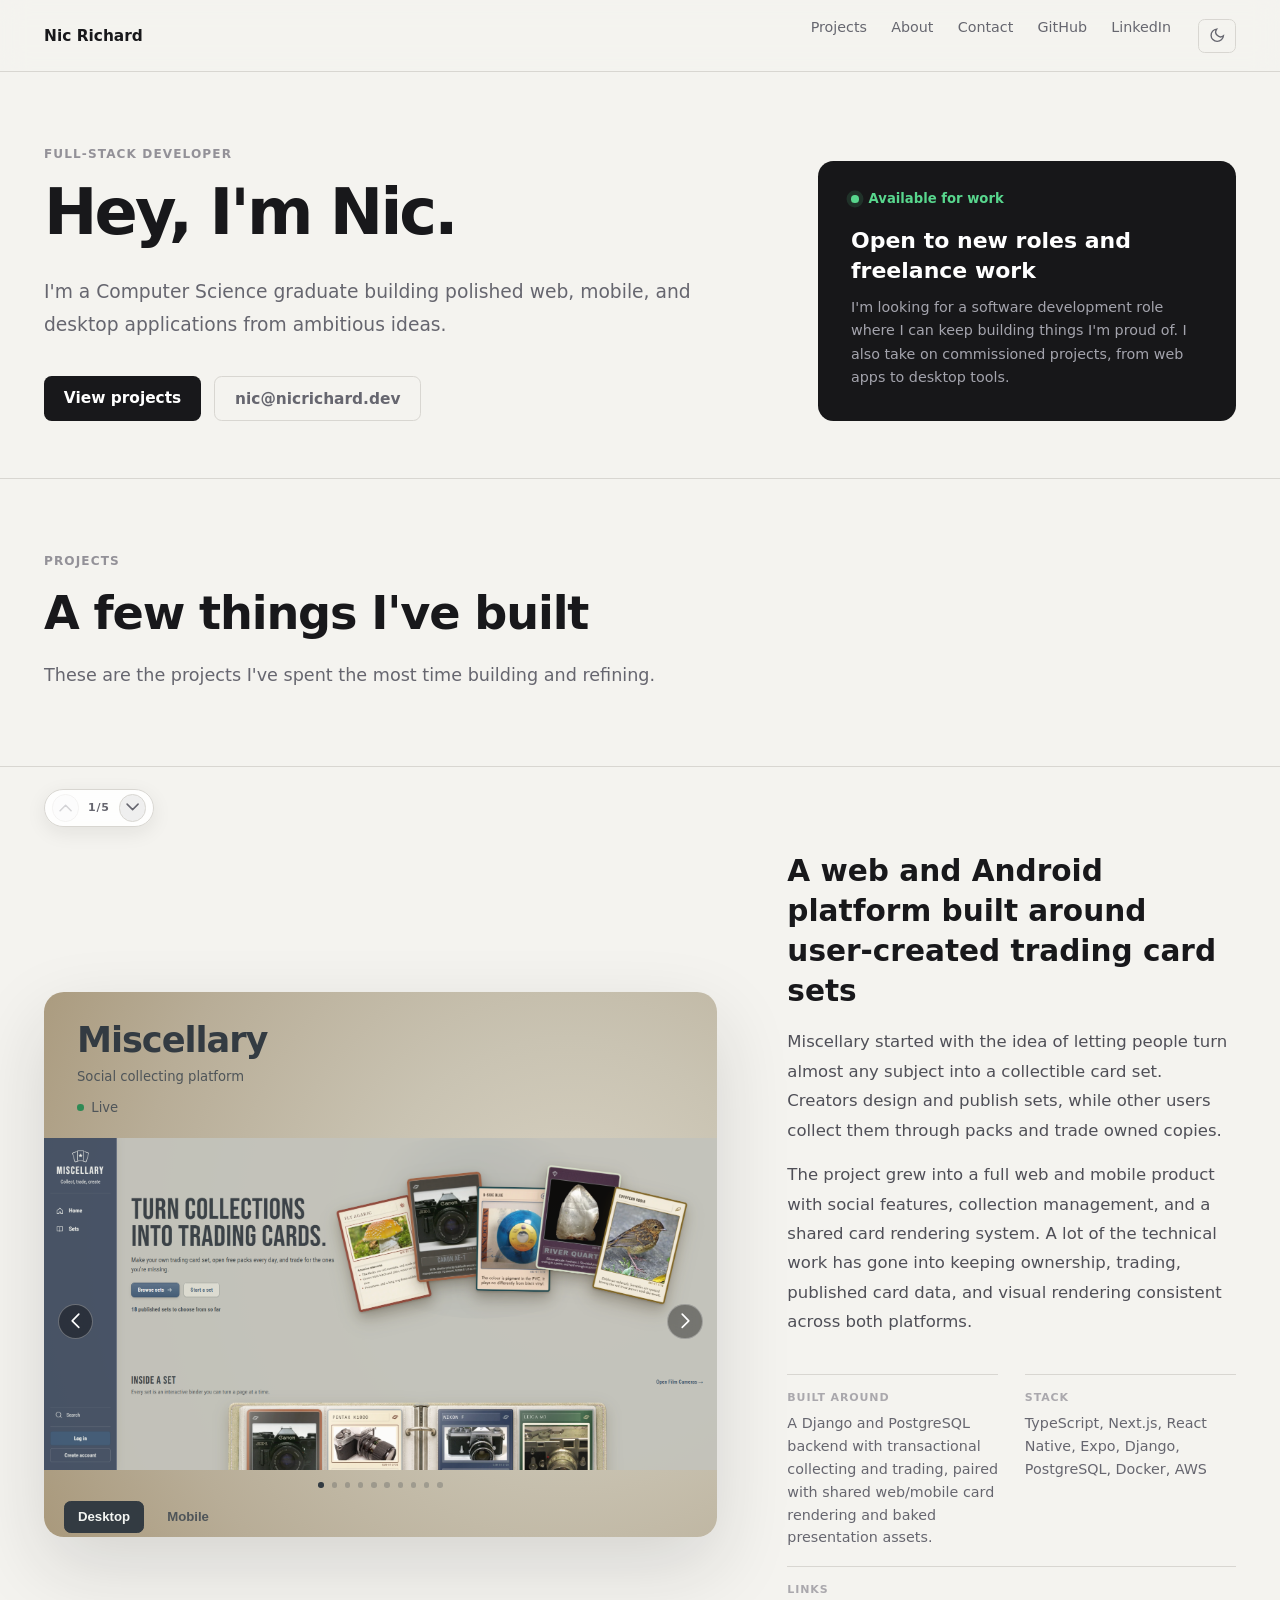
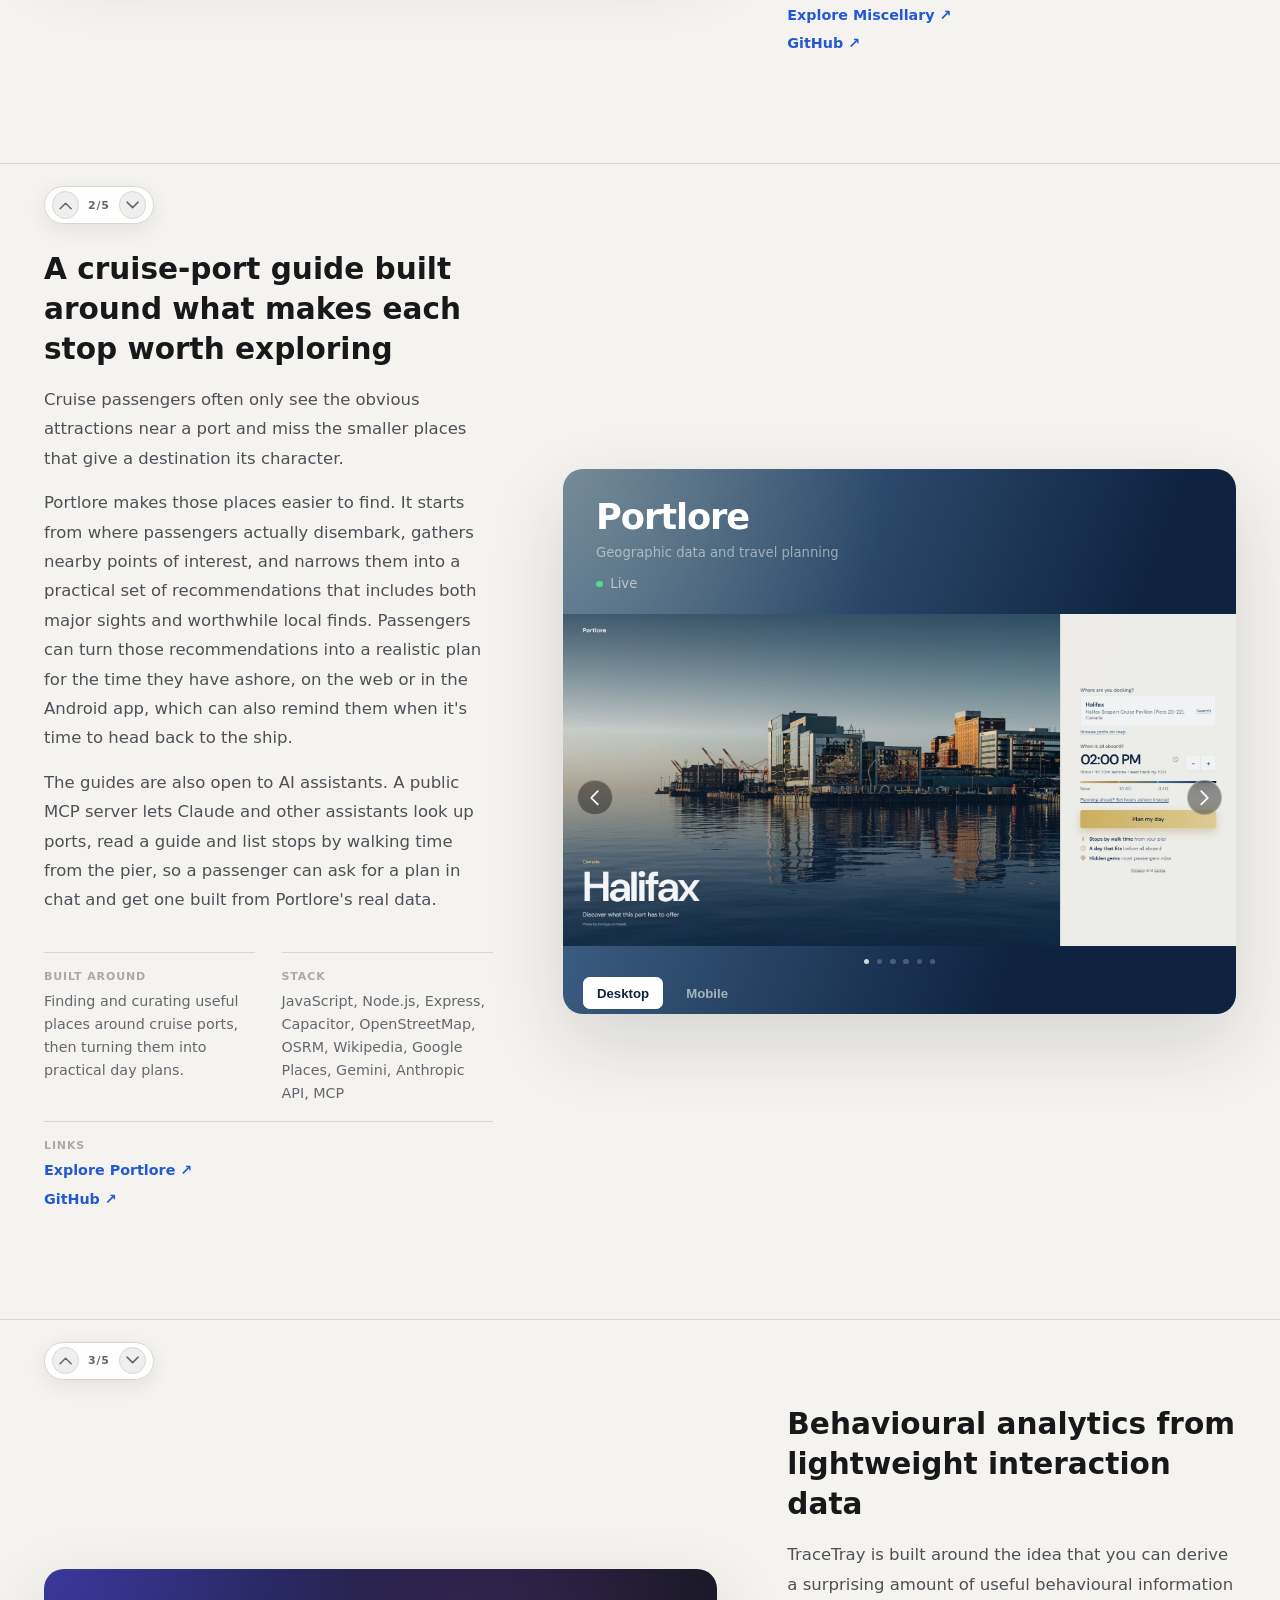
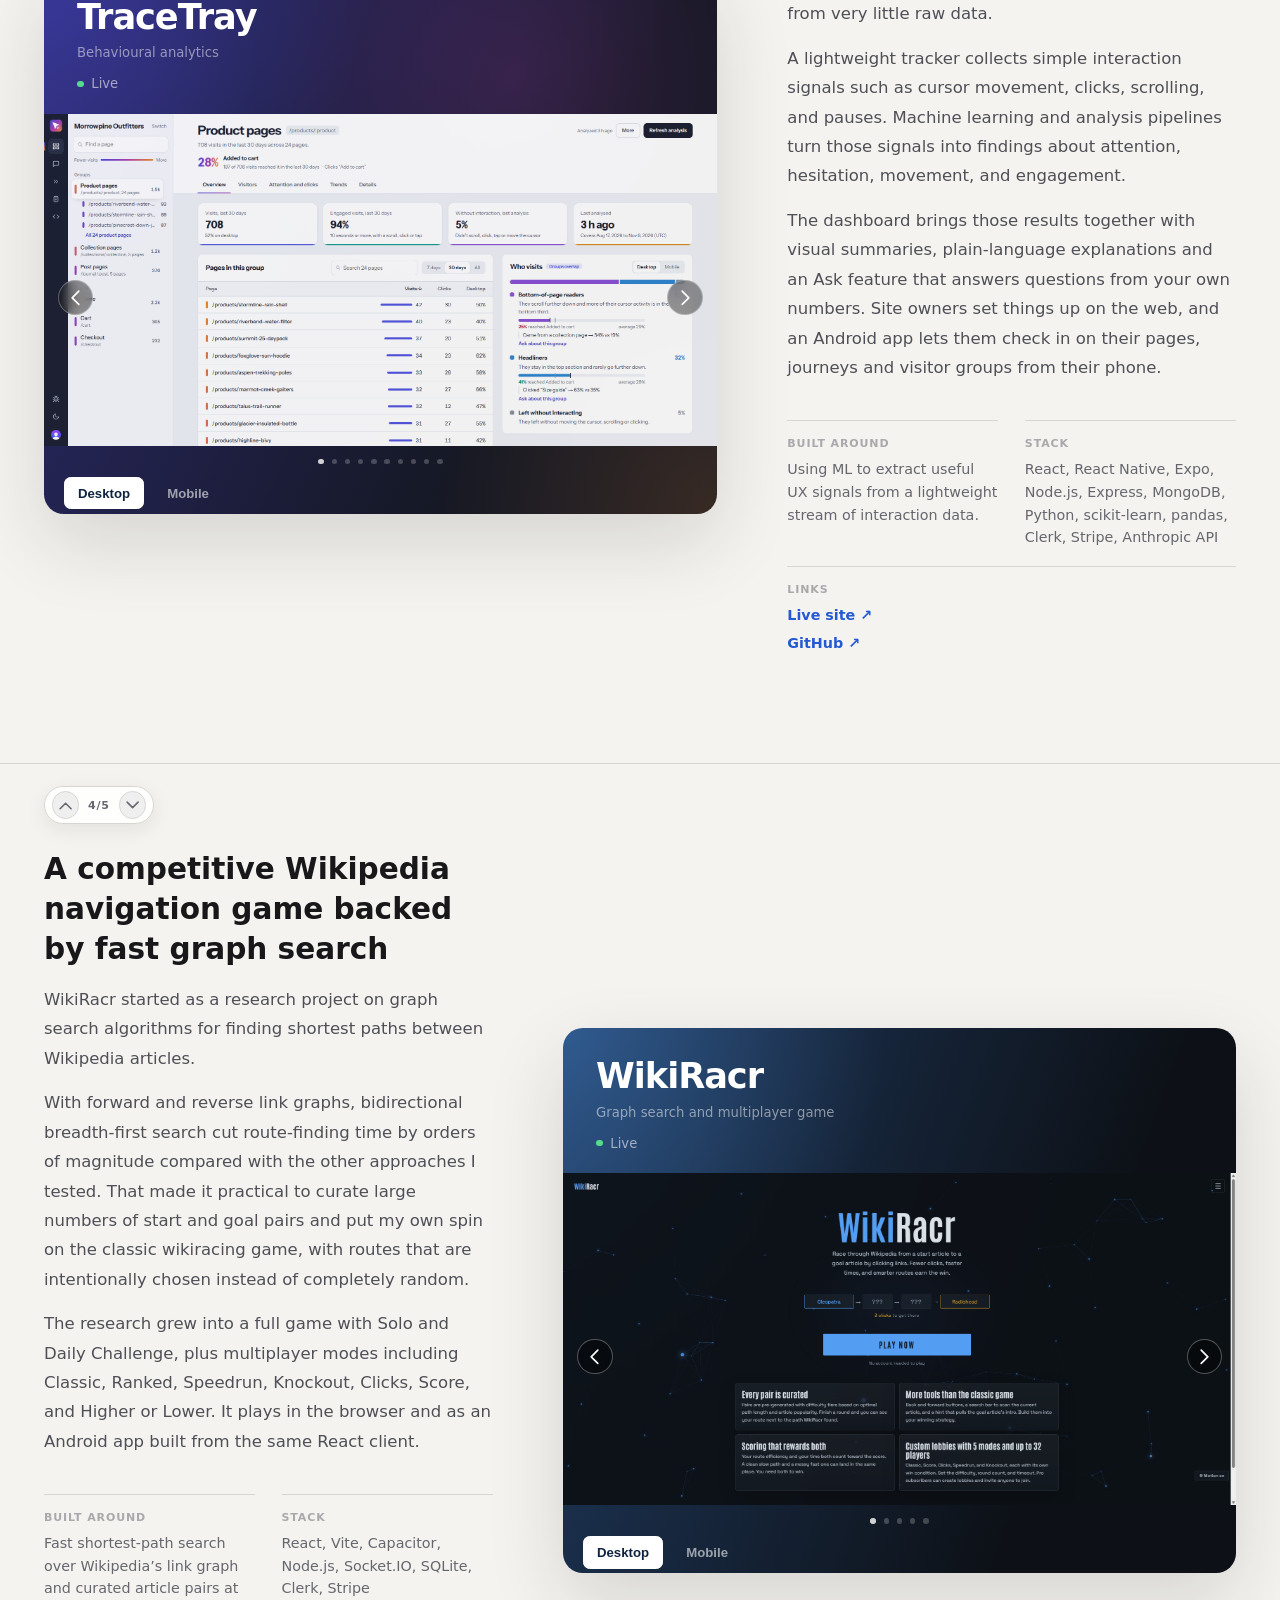
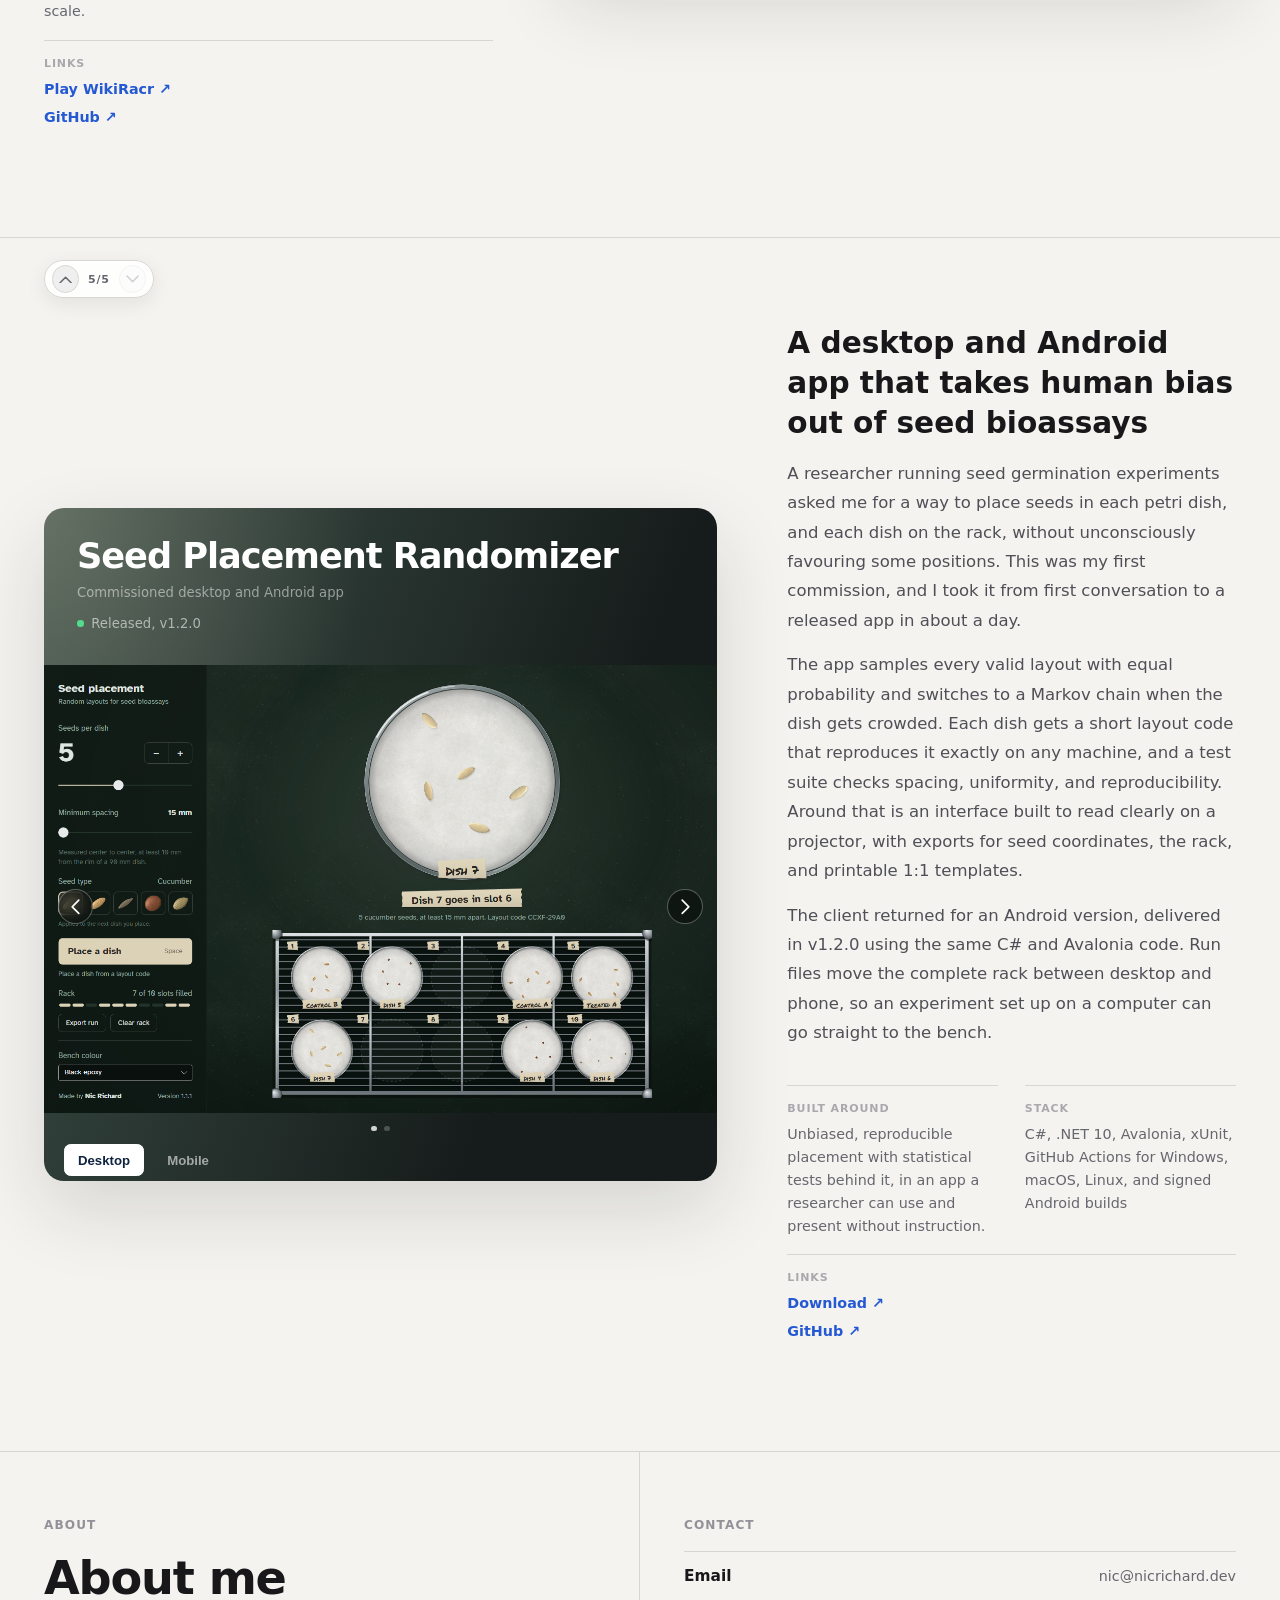
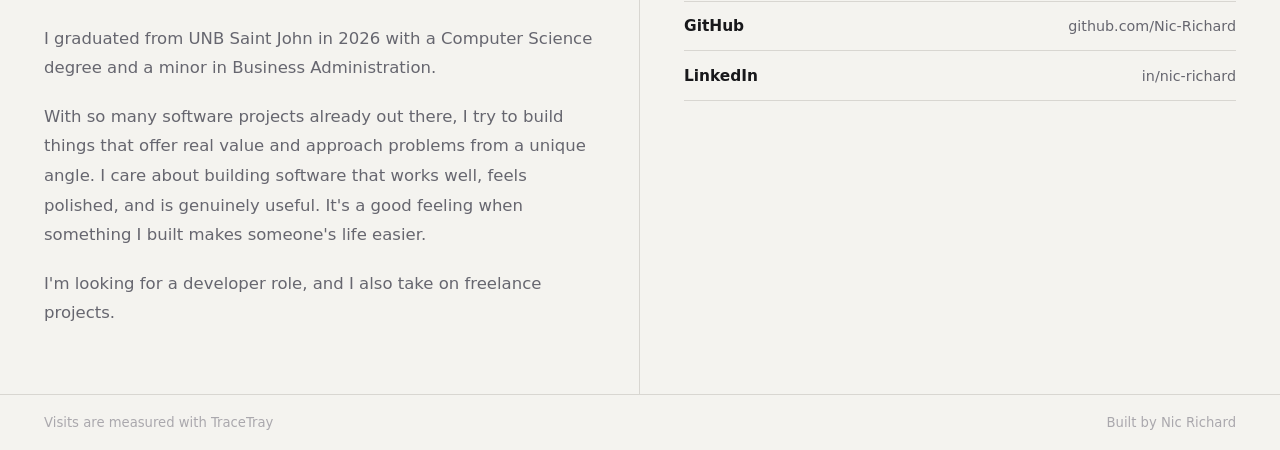
<file: index.html>
<!doctype html>

<html lang="en">
  <head>
    <meta charset="utf-8" />
    <meta
      content="N8cBSR7CQznyfM3IMFFY9OEOwfHjRQLPcI0_IcNUXzM"
      name="google-site-verification"
    />
    <meta content="width=device-width, initial-scale=1.0" name="viewport" />
    <meta
      content="Nic Richard is a full-stack developer whose projects include Miscellary, TraceTray, WikiRacr, Portlore, and Seed Placement Randomizer."
      name="description"
    />
    <meta content="Nic Richard" name="author" />
    <meta content="#f4f3ef" id="theme-color" name="theme-color" />
    <meta content="website" property="og:type" />
    <meta content="Nic Richard | Full-Stack Developer" property="og:title" />
    <meta
      content="Portfolio of Nic Richard, a full-stack developer building web, mobile, and desktop applications."
      property="og:description"
    />
    <meta content="https://nicrichard.dev/" property="og:url" />
    <meta content="Nic Richard" property="og:site_name" />
    <meta content="en_CA" property="og:locale" />
    <meta
      content="https://nicrichard.dev/assets/images/og-image.png"
      property="og:image"
    />
    <meta content="1200" property="og:image:width" />
    <meta content="630" property="og:image:height" />
    <meta
      content="Portlore, Miscellary, TraceTray and WikiRacr"
      property="og:image:alt"
    />
    <meta content="summary_large_image" name="twitter:card" />
    <meta content="Nic Richard | Full-Stack Developer" name="twitter:title" />
    <meta
      content="Portfolio of Nic Richard, a full-stack developer building web, mobile, and desktop applications."
      name="twitter:description"
    />
    <meta
      content="https://nicrichard.dev/assets/images/og-image.png"
      name="twitter:image"
    />
    <meta
      content="Portlore, Miscellary, TraceTray and WikiRacr"
      name="twitter:image:alt"
    />
    <link href="https://nicrichard.dev/" rel="canonical" />
    <link href="/favicon.svg" rel="icon" type="image/svg+xml" />
    <script>
      (function () {
        const savedTheme = localStorage.getItem("portfolio-theme");
        let useDark = true;

        if (savedTheme === "light" || savedTheme === "dark") {
          useDark = savedTheme === "dark";
        } else if (window.matchMedia) {
          useDark = window.matchMedia("(prefers-color-scheme: dark)").matches;
        }

        document.documentElement.classList.toggle("dark", useDark);
      })();
    </script>
    <link href="assets/css/styles.css?v=f88d2a933a72" rel="stylesheet" />
    <title>Nic Richard | Full-Stack Developer</title>
    <script type="application/ld+json">
      {
        "@context": "https://schema.org",
        "@type": "Person",
        "name": "Nic Richard",
        "url": "https://nicrichard.dev",
        "email": "mailto:nic@nicrichard.dev",
        "jobTitle": "Full-Stack Developer",
        "sameAs": [
          "https://github.com/Nic-Richard",
          "https://www.linkedin.com/in/nic-richard/",
          "https://miscellary.com",
          "https://wikiracr.com",
          "https://tracetray.com",
          "https://portlore.com"
        ]
      }
    </script>
  </head>
  <body class="portfolio-layout">
    <header class="site-header">
      <a class="site-name" href="#top">Nic Richard</a>
      <nav aria-label="Main navigation">
        <a href="#projects">Projects</a>
        <a href="#about">About</a>
        <a href="#contact">Contact</a>
        <a href="https://github.com/Nic-Richard" rel="noopener" target="_blank"
          >GitHub</a
        >
        <a
          href="https://www.linkedin.com/in/nic-richard/"
          rel="noopener"
          target="_blank"
          >LinkedIn</a
        >
        <button
          aria-label="Switch to dark mode"
          class="theme-toggle"
          id="theme-toggle"
          title="Toggle dark mode"
          type="button"
        >
          <svg
            aria-hidden="true"
            fill="none"
            height="15"
            id="theme-icon"
            stroke="currentColor"
            stroke-width="2"
            viewbox="0 0 24 24"
            width="15"
          >
            <path d="M21 12.79A9 9 0 1111.21 3 7 7 0 0021 12.79z"></path>
          </svg>
        </button>
      </nav>
    </header>
    <main id="top">
      <section class="intro">
        <div>
          <p class="eyebrow">Full-stack developer</p>
          <h1>Hey, I'm Nic.</h1>
          <p class="intro-copy">
            I'm a Computer Science graduate building polished web, mobile, and
            desktop applications from ambitious ideas.
          </p>
          <div class="intro-actions">
            <a
              class="button primary"
              data-project-jump="miscellary"
              href="#miscellary"
              >View projects</a
            >
            <a class="button secondary" href="mailto:nic@nicrichard.dev"
              >nic@nicrichard.dev</a
            >
          </div>
        </div>
        <aside class="availability-card">
          <div class="availability-status"><span></span>Available for work</div>
          <h2>Open to new roles and freelance work</h2>
          <p>
            I'm looking for a software development role where I can keep
            building things I'm proud of. I also take on commissioned projects,
            from web apps to desktop tools.
          </p>
        </aside>
      </section>
      <section class="project-intro" id="projects">
        <p class="eyebrow">Projects</p>
        <h2>A few things I've built</h2>
        <p>
          These are the projects I've spent the most time building and refining.
        </p>
      </section>
      <article class="project device-project" id="miscellary">
        <div aria-label="Miscellary project navigation" class="project-nav">
          <button
            aria-label="Previous project"
            class="project-nav-button"
            disabled=""
            type="button"
          >
            <svg
              aria-hidden="true"
              fill="none"
              height="8"
              viewbox="0 0 12 8"
              width="12"
            >
              <path
                d="M1 7L6 2L11 7"
                stroke="currentColor"
                stroke-linecap="round"
                stroke-linejoin="round"
                stroke-width="1.4"
              ></path>
            </svg></button
          ><span>1/5</span
          ><button
            aria-label="Next project"
            class="project-nav-button"
            data-project-jump="portlore"
            type="button"
          >
            <svg
              aria-hidden="true"
              fill="none"
              height="8"
              viewbox="0 0 12 8"
              width="12"
            >
              <path
                d="M1 1L6 6L11 1"
                stroke="currentColor"
                stroke-linecap="round"
                stroke-linejoin="round"
                stroke-width="1.4"
              ></path>
            </svg>
          </button>
        </div>
        <div class="project-visual misc-theme">
          <div class="project-identity">
            <h2>Miscellary</h2>
            <p>Social collecting platform</p>
            <span class="live-status"><i></i> Live</span>
          </div>
          <div class="portlore-gallery-wrap device-gallery">
            <div
              aria-label="Miscellary screenshots"
              class="portlore-tabs"
              role="tablist"
            >
              <button
                aria-selected="true"
                class="portlore-tab active"
                data-device-tab="desktop"
                role="tab"
                type="button"
              >
                Desktop
              </button>
              <button
                aria-selected="false"
                class="portlore-tab"
                data-device-tab="mobile"
                role="tab"
                type="button"
              >
                Mobile
              </button>
            </div>
            <div class="portlore-panel active" data-device-panel="desktop">
              <div class="gallery-shell portlore-desktop-shell">
                <button
                  aria-label="Previous Miscellary desktop screenshot"
                  class="gallery-arrow previous"
                  data-direction="-1"
                  data-gallery-step="miscellary-desktop"
                  type="button"
                >
                  <svg
                    aria-hidden="true"
                    fill="none"
                    height="16"
                    viewbox="0 0 10 16"
                    width="10"
                    xmlns="http://www.w3.org/2000/svg"
                  >
                    <path
                      d="M8 2L2 8L8 14"
                      stroke="white"
                      stroke-linecap="round"
                      stroke-linejoin="round"
                      stroke-width="1.5"
                    ></path>
                  </svg>
                </button>
                <div class="gallery" id="gallery-miscellary-desktop">
                  <figure>
                    <img
                      alt="Miscellary homepage with a fan of trading cards and the Film Cameras binder"
                      src="assets/images/miscellary/desktop/01-homepage.png"
                    />
                  </figure>
                  <figure>
                    <img
                      alt="Miscellary Film Cameras set with its binder, pack and set details"
                      src="assets/images/miscellary/desktop/02-film-cameras-binder.png"
                    />
                  </figure>
                  <figure>
                    <img
                      alt="Miscellary Hasselblad 500C card in the inspector, with front and back controls"
                      src="assets/images/miscellary/desktop/03-card-inspector.png"
                    />
                  </figure>
                  <figure>
                    <img
                      alt="Miscellary Packs page with free packs from followed sets and recent cards"
                      src="assets/images/miscellary/desktop/04-packs.png"
                    />
                  </figure>
                  <figure>
                    <img
                      alt="Miscellary My cards page grouped by set, with rarity totals"
                      src="assets/images/miscellary/desktop/10-my-cards.png"
                    />
                  </figure>
                  <figure>
                    <img
                      alt="Miscellary Trades page with an offer of two Film Cameras cards"
                      src="assets/images/miscellary/desktop/05-trades.png"
                    />
                  </figure>
                  <figure>
                    <img
                      alt="Miscellary Studio editing the Film Cameras set before publishing"
                      src="assets/images/miscellary/desktop/06-card-editor.png"
                    />
                  </figure>
                  <figure>
                    <img
                      alt="Miscellary Film Cameras pack ready to tear open"
                      src="assets/images/miscellary/desktop/07-pack-unopened.png"
                    />
                  </figure>
                  <figure>
                    <img
                      alt="Miscellary pack reveal with the Rolleiflex 2.8F, three of seven cards revealed"
                      src="assets/images/miscellary/desktop/08-pack-mid-reveal.png"
                    />
                  </figure>
                  <figure>
                    <img
                      alt="Miscellary finished pack with a legendary Polaroid SX-70 pull"
                      src="assets/images/miscellary/desktop/09-pack-complete.png"
                    />
                  </figure>
                </div>
                <button
                  aria-label="Next Miscellary desktop screenshot"
                  class="gallery-arrow next"
                  data-direction="1"
                  data-gallery-step="miscellary-desktop"
                  type="button"
                >
                  <svg
                    aria-hidden="true"
                    fill="none"
                    height="16"
                    viewbox="0 0 10 16"
                    width="10"
                    xmlns="http://www.w3.org/2000/svg"
                  >
                    <path
                      d="M2 2L8 8L2 14"
                      stroke="white"
                      stroke-linecap="round"
                      stroke-linejoin="round"
                      stroke-width="1.5"
                    ></path>
                  </svg>
                </button>
                <div
                  class="gallery-dots"
                  data-gallery-dots="miscellary-desktop"
                ></div>
              </div>
            </div>
            <div class="portlore-panel" data-device-panel="mobile" hidden="">
              <div
                class="mobile-carousel-shell"
                data-mobile-gallery="miscellary-mobile"
              >
                <button
                  aria-label="Previous Miscellary mobile screenshot"
                  class="gallery-arrow previous"
                  data-mobile-step="-1"
                  type="button"
                >
                  <svg
                    aria-hidden="true"
                    fill="none"
                    height="16"
                    viewbox="0 0 10 16"
                    width="10"
                    xmlns="http://www.w3.org/2000/svg"
                  >
                    <path
                      d="M8 2L2 8L8 14"
                      stroke="white"
                      stroke-linecap="round"
                      stroke-linejoin="round"
                      stroke-width="1.5"
                    ></path>
                  </svg>
                </button>
                <div class="mobile-carousel-viewport">
                  <div class="mobile-carousel-track"></div>
                </div>
                <button
                  aria-label="Next Miscellary mobile screenshot"
                  class="gallery-arrow next"
                  data-mobile-step="1"
                  type="button"
                >
                  <svg
                    aria-hidden="true"
                    fill="none"
                    height="16"
                    viewbox="0 0 10 16"
                    width="10"
                    xmlns="http://www.w3.org/2000/svg"
                  >
                    <path
                      d="M2 2L8 8L2 14"
                      stroke="white"
                      stroke-linecap="round"
                      stroke-linejoin="round"
                      stroke-width="1.5"
                    ></path>
                  </svg>
                </button>
                <div class="gallery-dots"></div>
                <div class="mobile-carousel-source" hidden>
                  <img
                    alt="Miscellary Android Browse screen with the Film Cameras binder preview and top sets"
                    src="assets/images/miscellary/mobile/october-2026/01-browse.png"
                  />
                  <img
                    alt="Miscellary Android Packs screen filtered to Film Cameras, with the latest cards from the set"
                    src="assets/images/miscellary/mobile/october-2026/09-packs.png"
                  />
                  <img
                    alt="Miscellary Android Film Cameras pack ready to tear open"
                    src="assets/images/miscellary/mobile/october-2026/08-pack.png"
                  />
                  <img
                    alt="Miscellary Android pack reveal with the Graflex Crown Graphic, two of seven cards revealed"
                    src="assets/images/miscellary/mobile/october-2026/05-reveal.png"
                  />
                  <img
                    alt="Miscellary Android finished pack ending on the Rolleiflex 2.8F card"
                    src="assets/images/miscellary/mobile/october-2026/10-pack-complete.png"
                  />
                  <img
                    alt="Miscellary Android Film Cameras set with its pack and binder"
                    src="assets/images/miscellary/mobile/october-2026/02-set.png"
                  />
                  <img
                    alt="Miscellary Android Film Cameras binder in landscape"
                    data-orientation="landscape"
                    src="assets/images/miscellary/mobile/october-2026/03-binder.png"
                  />
                  <img
                    alt="Miscellary Android My cards screen filtered to cameras, with rarity totals"
                    src="assets/images/miscellary/mobile/october-2026/06-collection.png"
                  />
                </div>
              </div>
            </div>
          </div>
        </div>
        <div class="project-details">
          <div class="project-copy">
            <p class="project-focus">
              A web and Android platform built around user-created trading card
              sets
            </p>
            <p>
              Miscellary started with the idea of letting people turn almost any
              subject into a collectible card set. Creators design and publish
              sets, while other users collect them through packs and trade owned
              copies.
            </p>
            <p>
              The project grew into a full web and mobile product with social
              features, collection management, and a shared card rendering
              system. A lot of the technical work has gone into keeping
              ownership, trading, published card data, and visual rendering
              consistent across both platforms.
            </p>
          </div>
          <aside class="project-meta">
            <div>
              <span>Built around</span>
              <p>
                A Django and PostgreSQL backend with transactional collecting
                and trading, paired with shared web/mobile card rendering and
                baked presentation assets.
              </p>
            </div>
            <div>
              <span>Stack</span>
              <p>
                TypeScript, Next.js, React Native, Expo, Django, PostgreSQL,
                Docker, AWS
              </p>
            </div>
            <div class="project-links">
              <span>Links</span
              ><a href="https://miscellary.com" rel="noopener" target="_blank"
                >Explore Miscellary ↗</a
              ><a
                href="https://github.com/Nic-Richard/miscellary"
                rel="noopener"
                target="_blank"
                >GitHub ↗</a
              >
            </div>
          </aside>
        </div>
      </article>
      <article class="project device-project" id="portlore">
        <div aria-label="Portlore project navigation" class="project-nav">
          <button
            aria-label="Previous project"
            class="project-nav-button"
            data-project-jump="miscellary"
            type="button"
          >
            <svg
              aria-hidden="true"
              fill="none"
              height="8"
              viewbox="0 0 12 8"
              width="12"
            >
              <path
                d="M1 7L6 2L11 7"
                stroke="currentColor"
                stroke-linecap="round"
                stroke-linejoin="round"
                stroke-width="1.4"
              ></path>
            </svg></button
          ><span>2/5</span
          ><button
            aria-label="Next project"
            class="project-nav-button"
            data-project-jump="tracetray"
            type="button"
          >
            <svg
              aria-hidden="true"
              fill="none"
              height="8"
              viewbox="0 0 12 8"
              width="12"
            >
              <path
                d="M1 1L6 6L11 1"
                stroke="currentColor"
                stroke-linecap="round"
                stroke-linejoin="round"
                stroke-width="1.4"
              ></path>
            </svg>
          </button>
        </div>
        <div class="project-visual port-theme">
          <div class="project-identity">
            <h2>Portlore</h2>
            <p>Geographic data and travel planning</p>
            <span class="live-status"><i></i> Live</span>
          </div>
          <div class="portlore-gallery-wrap device-gallery">
            <div
              aria-label="Portlore screenshots"
              class="portlore-tabs"
              role="tablist"
            >
              <button
                aria-selected="true"
                class="portlore-tab active"
                data-device-tab="desktop"
                role="tab"
                type="button"
              >
                Desktop
              </button>
              <button
                aria-selected="false"
                class="portlore-tab"
                data-device-tab="mobile"
                role="tab"
                type="button"
              >
                Mobile
              </button>
            </div>
            <div class="portlore-panel active" data-device-panel="desktop">
              <div class="gallery-shell portlore-desktop-shell">
                <button
                  aria-label="Previous Portlore desktop screenshot"
                  class="gallery-arrow previous"
                  data-direction="-1"
                  data-gallery-step="portlore-desktop"
                  type="button"
                >
                  <svg
                    aria-hidden="true"
                    fill="none"
                    height="16"
                    viewbox="0 0 10 16"
                    width="10"
                    xmlns="http://www.w3.org/2000/svg"
                  >
                    <path
                      d="M8 2L2 8L8 14"
                      stroke="white"
                      stroke-linecap="round"
                      stroke-linejoin="round"
                      stroke-width="1.5"
                    ></path>
                  </svg>
                </button>
                <div class="gallery" id="gallery-portlore-desktop">
                  <figure>
                    <img
                      alt="Portlore desktop Halifax welcome screen with the all-aboard time"
                      src="assets/images/portlore/desktop-01-landing.png"
                    />
                  </figure>
                  <figure>
                    <img
                      alt="Portlore desktop Halifax stops by walking time beside the route map"
                      src="assets/images/portlore/desktop-02-guide.png"
                    />
                  </figure>
                  <figure>
                    <img
                      alt="Portlore desktop stop details over the guide map"
                      src="assets/images/portlore/desktop-03-stop-detail.png"
                    />
                  </figure>
                  <figure>
                    <img
                      alt="Portlore desktop day timeline with walking legs"
                      src="assets/images/portlore/desktop-04-itinerary.png"
                    />
                  </figure>
                  <figure>
                    <img
                      alt="Portlore desktop Halifax port page"
                      src="assets/images/portlore/desktop-05-port-page.png"
                    />
                  </figure>
                  <figure>
                    <img
                      alt="Claude planning an afternoon in Cozumel with Portlore's MCP server: walking times from the pier, opening hours and what's worth a taxi"
                      src="assets/images/portlore/desktop-06-claude-mcp.png"
                    />
                  </figure>
                </div>
                <button
                  aria-label="Next Portlore desktop screenshot"
                  class="gallery-arrow next"
                  data-direction="1"
                  data-gallery-step="portlore-desktop"
                  type="button"
                >
                  <svg
                    aria-hidden="true"
                    fill="none"
                    height="16"
                    viewbox="0 0 10 16"
                    width="10"
                    xmlns="http://www.w3.org/2000/svg"
                  >
                    <path
                      d="M2 2L8 8L2 14"
                      stroke="white"
                      stroke-linecap="round"
                      stroke-linejoin="round"
                      stroke-width="1.5"
                    ></path>
                  </svg>
                </button>
                <div
                  class="gallery-dots"
                  data-gallery-dots="portlore-desktop"
                ></div>
              </div>
            </div>
            <div class="portlore-panel" data-device-panel="mobile" hidden="">
              <div
                class="mobile-carousel-shell"
                data-mobile-gallery="portlore-mobile"
              >
                <button
                  aria-label="Previous Portlore mobile screenshot"
                  class="gallery-arrow previous"
                  data-mobile-step="-1"
                  type="button"
                >
                  <svg
                    aria-hidden="true"
                    fill="none"
                    height="16"
                    viewbox="0 0 10 16"
                    width="10"
                    xmlns="http://www.w3.org/2000/svg"
                  >
                    <path
                      d="M8 2L2 8L8 14"
                      stroke="white"
                      stroke-linecap="round"
                      stroke-linejoin="round"
                      stroke-width="1.5"
                    ></path>
                  </svg>
                </button>
                <div class="mobile-carousel-viewport">
                  <div class="mobile-carousel-track"></div>
                </div>
                <button
                  aria-label="Next Portlore mobile screenshot"
                  class="gallery-arrow next"
                  data-mobile-step="1"
                  type="button"
                >
                  <svg
                    aria-hidden="true"
                    fill="none"
                    height="16"
                    viewbox="0 0 10 16"
                    width="10"
                    xmlns="http://www.w3.org/2000/svg"
                  >
                    <path
                      d="M2 2L8 8L2 14"
                      stroke="white"
                      stroke-linecap="round"
                      stroke-linejoin="round"
                      stroke-width="1.5"
                    ></path>
                  </svg>
                </button>
                <div class="gallery-dots"></div>
                <div class="mobile-carousel-source" hidden>
                  <img
                    alt="Portlore mobile Halifax welcome screen"
                    src="assets/images/portlore/mobile-01-landing.png"
                  />
                  <img
                    alt="Portlore mobile Halifax stops by walking time"
                    src="assets/images/portlore/mobile-02-guide.png"
                  />
                  <img
                    alt="Portlore mobile stop details"
                    src="assets/images/portlore/mobile-03-stop-detail.png"
                  />
                  <img
                    alt="Portlore mobile map with the planned walking route"
                    src="assets/images/portlore/mobile-04-map.png"
                  />
                  <img
                    alt="Portlore mobile day timeline"
                    src="assets/images/portlore/mobile-05-itinerary.png"
                  />
                  <img
                    alt="Portlore mobile Halifax port page"
                    src="assets/images/portlore/mobile-06-port-page.png"
                  />
                </div>
              </div>
            </div>
          </div>
        </div>
        <div class="project-details">
          <div class="project-copy">
            <p class="project-focus">
              A cruise-port guide built around what makes each stop worth
              exploring
            </p>
            <p>
              Cruise passengers often only see the obvious attractions near a
              port and miss the smaller places that give a destination its
              character.
            </p>
            <p>
              Portlore makes those places easier to find. It starts from where
              passengers actually disembark, gathers nearby points of interest,
              and narrows them into a practical set of recommendations that
              includes both major sights and worthwhile local finds. Passengers
              can turn those recommendations into a realistic plan for the time
              they have ashore, on the web or in the Android app, which can also
              remind them when it's time to head back to the ship.
            </p>
            <p>
              The guides are also open to AI assistants. A public MCP server
              lets Claude and other assistants look up ports, read a guide and
              list stops by walking time from the pier, so a passenger can ask
              for a plan in chat and get one built from Portlore's real data.
            </p>
          </div>
          <aside class="project-meta">
            <div>
              <span>Built around</span>
              <p>
                Finding and curating useful places around cruise ports, then
                turning them into practical day plans.
              </p>
            </div>
            <div>
              <span>Stack</span>
              <p>
                JavaScript, Node.js, Express, Capacitor, OpenStreetMap, OSRM,
                Wikipedia, Google Places, Gemini, Anthropic API, MCP
              </p>
            </div>
            <div class="project-links">
              <span>Links</span
              ><a href="https://portlore.com" rel="noopener" target="_blank"
                >Explore Portlore ↗</a
              ><a
                href="https://github.com/Nic-Richard/portlore"
                rel="noopener"
                target="_blank"
                >GitHub ↗</a
              >
            </div>
          </aside>
        </div>
      </article>
      <article class="project device-project" id="tracetray">
        <div aria-label="Tracetray project navigation" class="project-nav">
          <button
            aria-label="Previous project"
            class="project-nav-button"
            data-project-jump="portlore"
            type="button"
          >
            <svg
              aria-hidden="true"
              fill="none"
              height="8"
              viewbox="0 0 12 8"
              width="12"
            >
              <path
                d="M1 7L6 2L11 7"
                stroke="currentColor"
                stroke-linecap="round"
                stroke-linejoin="round"
                stroke-width="1.4"
              ></path>
            </svg></button
          ><span>3/5</span
          ><button
            aria-label="Next project"
            class="project-nav-button"
            data-project-jump="wikiracr"
            type="button"
          >
            <svg
              aria-hidden="true"
              fill="none"
              height="8"
              viewbox="0 0 12 8"
              width="12"
            >
              <path
                d="M1 1L6 6L11 1"
                stroke="currentColor"
                stroke-linecap="round"
                stroke-linejoin="round"
                stroke-width="1.4"
              ></path>
            </svg>
          </button>
        </div>
        <div class="project-visual trace-theme">
          <div class="project-identity">
            <h2>TraceTray</h2>
            <p>Behavioural analytics</p>
            <span class="live-status"><i></i> Live</span>
          </div>
          <div class="portlore-gallery-wrap device-gallery">
            <div
              aria-label="TraceTray screenshots"
              class="portlore-tabs"
              role="tablist"
            >
              <button
                aria-selected="true"
                class="portlore-tab active"
                data-device-tab="desktop"
                role="tab"
                type="button"
              >
                Desktop
              </button>
              <button
                aria-selected="false"
                class="portlore-tab"
                data-device-tab="mobile"
                role="tab"
                type="button"
              >
                Mobile
              </button>
            </div>
            <div class="portlore-panel active" data-device-panel="desktop">
              <div class="gallery-shell portlore-desktop-shell">
                <button
                  aria-label="Previous TraceTray desktop screenshot"
                  class="gallery-arrow previous"
                  data-direction="-1"
                  data-gallery-step="tracetray-desktop"
                  type="button"
                >
                  <svg
                    aria-hidden="true"
                    fill="none"
                    height="16"
                    viewbox="0 0 10 16"
                    width="10"
                    xmlns="http://www.w3.org/2000/svg"
                  >
                    <path
                      d="M8 2L2 8L8 14"
                      stroke="white"
                      stroke-linecap="round"
                      stroke-linejoin="round"
                      stroke-width="1.5"
                    ></path>
                  </svg>
                </button>
                <div class="gallery" id="gallery-tracetray-desktop">
                  <figure>
                    <img
                      alt="TraceTray product pages overview: goal rate, visits and visitor groups for the fictional Morrowpine Outfitters demo"
                      src="assets/images/tracetray/desktop-01-overview.png"
                    />
                  </figure>
                  <figure>
                    <img
                      alt="TraceTray weekly add-to-cart rate and trends for the demo product pages"
                      src="assets/images/tracetray/desktop-02-trends.png"
                    />
                  </figure>
                  <figure>
                    <img
                      alt="TraceTray visitor groups for the demo product pages, each judged against the page's goal, with what goes with reaching it"
                      src="assets/images/tracetray/desktop-03-visitors.png"
                    />
                  </figure>
                  <figure>
                    <img
                      alt="TraceTray map of how the demo homepage's visitor groups changed over time, and why the goal rate moved"
                      src="assets/images/tracetray/desktop-09-changes.png"
                    />
                  </figure>
                  <figure>
                    <img
                      alt="TraceTray homepage overview with visits by day, visitor groups and a suggestion backed by the numbers"
                      src="assets/images/tracetray/desktop-04-insights.png"
                    />
                  </figure>
                  <figure>
                    <img
                      alt="TraceTray reach, time on screen and clicks for each section of the demo product page"
                      src="assets/images/tracetray/desktop-05-attention.png"
                    />
                  </figure>
                  <figure>
                    <img
                      alt="TraceTray journeys: where visitors arrive and leave, and the most common moves"
                      src="assets/images/tracetray/desktop-06-journey.png"
                    />
                  </figure>
                  <figure>
                    <img
                      alt="TraceTray recent visits to the demo store"
                      src="assets/images/tracetray/desktop-07-sessions.png"
                    />
                  </figure>
                  <figure>
                    <img
                      alt="TraceTray Ask answering why some visitors do not add to cart"
                      src="assets/images/tracetray/desktop-08-ask.png"
                    />
                  </figure>
                  <figure>
                    <img
                      alt="TraceTray method details behind the group map: decomposition with intervals, group checks and what sets the groups apart"
                      src="assets/images/tracetray/desktop-10-method.png"
                    />
                  </figure>
                </div>
                <button
                  aria-label="Next TraceTray desktop screenshot"
                  class="gallery-arrow next"
                  data-direction="1"
                  data-gallery-step="tracetray-desktop"
                  type="button"
                >
                  <svg
                    aria-hidden="true"
                    fill="none"
                    height="16"
                    viewbox="0 0 10 16"
                    width="10"
                    xmlns="http://www.w3.org/2000/svg"
                  >
                    <path
                      d="M2 2L8 8L2 14"
                      stroke="white"
                      stroke-linecap="round"
                      stroke-linejoin="round"
                      stroke-width="1.5"
                    ></path>
                  </svg>
                </button>
                <div
                  class="gallery-dots"
                  data-gallery-dots="tracetray-desktop"
                ></div>
              </div>
            </div>
            <div class="portlore-panel" data-device-panel="mobile" hidden="">
              <div
                class="mobile-carousel-shell"
                data-mobile-gallery="tracetray-mobile"
              >
                <button
                  aria-label="Previous TraceTray mobile screenshot"
                  class="gallery-arrow previous"
                  data-mobile-step="-1"
                  type="button"
                >
                  <svg
                    aria-hidden="true"
                    fill="none"
                    height="16"
                    viewbox="0 0 10 16"
                    width="10"
                    xmlns="http://www.w3.org/2000/svg"
                  >
                    <path
                      d="M8 2L2 8L8 14"
                      stroke="white"
                      stroke-linecap="round"
                      stroke-linejoin="round"
                      stroke-width="1.5"
                    ></path>
                  </svg>
                </button>
                <div class="mobile-carousel-viewport">
                  <div class="mobile-carousel-track"></div>
                </div>
                <button
                  aria-label="Next TraceTray mobile screenshot"
                  class="gallery-arrow next"
                  data-mobile-step="1"
                  type="button"
                >
                  <svg
                    aria-hidden="true"
                    fill="none"
                    height="16"
                    viewbox="0 0 10 16"
                    width="10"
                    xmlns="http://www.w3.org/2000/svg"
                  >
                    <path
                      d="M2 2L8 8L2 14"
                      stroke="white"
                      stroke-linecap="round"
                      stroke-linejoin="round"
                      stroke-width="1.5"
                    ></path>
                  </svg>
                </button>
                <div class="gallery-dots"></div>
                <div class="mobile-carousel-source" hidden>
                  <img
                    alt="TraceTray mobile pages list for the Morrowpine Outfitters demo store"
                    src="assets/images/tracetray/mobile-01-pages.png"
                  />
                  <img
                    alt="TraceTray mobile visits by day and the weekly goal rate for product pages"
                    src="assets/images/tracetray/mobile-02-trends.png"
                  />
                  <img
                    alt="TraceTray mobile journeys showing where visitors arrive"
                    src="assets/images/tracetray/mobile-03-journeys.png"
                  />
                  <img
                    alt="TraceTray mobile Ask screen with suggested questions"
                    src="assets/images/tracetray/mobile-04-ask.png"
                  />
                  <img
                    alt="TraceTray mobile overview of the product pages"
                    src="assets/images/tracetray/mobile-05-overview.png"
                  />
                  <img
                    alt="TraceTray mobile visitor group card with its goal rate and what goes with reaching the goal"
                    src="assets/images/tracetray/mobile-06-groups.png"
                  />
                  <img
                    alt="TraceTray mobile map of how the homepage's visitor groups changed over time"
                    src="assets/images/tracetray/mobile-07-changes.png"
                  />
                  <img
                    alt="TraceTray mobile attention: reach, time on screen and clicks over a picture of the product page"
                    src="assets/images/tracetray/mobile-08-attention.png"
                  />
                </div>
              </div>
            </div>
          </div>
        </div>
        <div class="project-details">
          <div class="project-copy">
            <p class="project-focus">
              Behavioural analytics from lightweight interaction data
            </p>
            <p>
              TraceTray is built around the idea that you can derive a
              surprising amount of useful behavioural information from very
              little raw data.
            </p>
            <p>
              A lightweight tracker collects simple interaction signals such as
              cursor movement, clicks, scrolling, and pauses. Machine learning
              and analysis pipelines turn those signals into findings about
              attention, hesitation, movement, and engagement.
            </p>
            <p>
              The dashboard brings those results together with visual summaries,
              plain-language explanations and an Ask feature that answers
              questions from your own numbers. Site owners set things up on the web, and an Android
              app lets them check in on their pages, journeys and visitor groups
              from their phone.
            </p>
          </div>
          <aside class="project-meta">
            <div>
              <span>Built around</span>
              <p>
                Using ML to extract useful UX signals from a lightweight stream
                of interaction data.
              </p>
            </div>
            <div>
              <span>Stack</span>
              <p>
                React, React Native, Expo, Node.js, Express, MongoDB, Python,
                scikit-learn, pandas, Clerk, Stripe, Anthropic API
              </p>
            </div>
            <div class="project-links">
              <span>Links</span
              ><a href="https://tracetray.com" rel="noopener" target="_blank"
                >Live site ↗</a
              ><a
                href="https://github.com/Nic-Richard/TraceTray"
                rel="noopener"
                target="_blank"
                >GitHub ↗</a
              >
            </div>
          </aside>
        </div>
      </article>
      <article class="project device-project" id="wikiracr">
        <div aria-label="Wikiracr project navigation" class="project-nav">
          <button
            aria-label="Previous project"
            class="project-nav-button"
            data-project-jump="tracetray"
            type="button"
          >
            <svg
              aria-hidden="true"
              fill="none"
              height="8"
              viewbox="0 0 12 8"
              width="12"
            >
              <path
                d="M1 7L6 2L11 7"
                stroke="currentColor"
                stroke-linecap="round"
                stroke-linejoin="round"
                stroke-width="1.4"
              ></path>
            </svg></button
          ><span>4/5</span
          ><button
            aria-label="Next project"
            class="project-nav-button"
            data-project-jump="seed-placement"
            type="button"
          >
            <svg
              aria-hidden="true"
              fill="none"
              height="8"
              viewbox="0 0 12 8"
              width="12"
            >
              <path
                d="M1 1L6 6L11 1"
                stroke="currentColor"
                stroke-linecap="round"
                stroke-linejoin="round"
                stroke-width="1.4"
              ></path>
            </svg>
          </button>
        </div>
        <div class="project-visual wiki-theme">
          <div class="project-identity">
            <h2>WikiRacr</h2>
            <p>Graph search and multiplayer game</p>
            <span class="live-status"><i></i> Live</span>
          </div>
          <div class="portlore-gallery-wrap device-gallery">
            <div
              aria-label="WikiRacr screenshots"
              class="portlore-tabs"
              role="tablist"
            >
              <button
                aria-selected="true"
                class="portlore-tab active"
                data-device-tab="desktop"
                role="tab"
                type="button"
              >
                Desktop
              </button>
              <button
                aria-selected="false"
                class="portlore-tab"
                data-device-tab="mobile"
                role="tab"
                type="button"
              >
                Mobile
              </button>
            </div>
            <div class="portlore-panel active" data-device-panel="desktop">
              <div class="gallery-shell portlore-desktop-shell">
                <button
                  aria-label="Previous WikiRacr desktop screenshot"
                  class="gallery-arrow previous"
                  data-direction="-1"
                  data-gallery-step="wikiracr-desktop"
                  type="button"
                >
                  <svg
                    aria-hidden="true"
                    fill="none"
                    height="16"
                    viewbox="0 0 10 16"
                    width="10"
                    xmlns="http://www.w3.org/2000/svg"
                  >
                    <path
                      d="M8 2L2 8L8 14"
                      stroke="white"
                      stroke-linecap="round"
                      stroke-linejoin="round"
                      stroke-width="1.5"
                    ></path>
                  </svg>
                </button>
                <div class="gallery" id="gallery-wikiracr-desktop">
                  <figure>
                    <img
                      alt="WikiRacr home screen"
                      src="assets/images/wikiracr/desktop-01-home.png"
                    />
                  </figure>
                  <figure>
                    <img
                      alt="WikiRacr game mode selection"
                      src="assets/images/wikiracr/desktop-02-modes.png"
                    />
                  </figure>
                  <figure>
                    <img
                      alt="WikiRacr live round at the starting article"
                      src="assets/images/wikiracr/desktop-03-round-start.png"
                    />
                  </figure>
                  <figure>
                    <img
                      alt="WikiRacr round progressing through Wikipedia"
                      src="assets/images/wikiracr/desktop-04-round-progress.png"
                    />
                  </figure>
                  <figure>
                    <img
                      alt="WikiRacr completed round and optimal path comparison"
                      src="assets/images/wikiracr/desktop-05-results.png"
                    />
                  </figure>
                </div>
                <button
                  aria-label="Next WikiRacr desktop screenshot"
                  class="gallery-arrow next"
                  data-direction="1"
                  data-gallery-step="wikiracr-desktop"
                  type="button"
                >
                  <svg
                    aria-hidden="true"
                    fill="none"
                    height="16"
                    viewbox="0 0 10 16"
                    width="10"
                    xmlns="http://www.w3.org/2000/svg"
                  >
                    <path
                      d="M2 2L8 8L2 14"
                      stroke="white"
                      stroke-linecap="round"
                      stroke-linejoin="round"
                      stroke-width="1.5"
                    ></path>
                  </svg>
                </button>
                <div
                  class="gallery-dots"
                  data-gallery-dots="wikiracr-desktop"
                ></div>
              </div>
            </div>
            <div class="portlore-panel" data-device-panel="mobile" hidden="">
              <div
                class="mobile-carousel-shell"
                data-mobile-gallery="wikiracr-mobile"
              >
                <button
                  aria-label="Previous WikiRacr mobile screenshot"
                  class="gallery-arrow previous"
                  data-mobile-step="-1"
                  type="button"
                >
                  <svg
                    aria-hidden="true"
                    fill="none"
                    height="16"
                    viewbox="0 0 10 16"
                    width="10"
                    xmlns="http://www.w3.org/2000/svg"
                  >
                    <path
                      d="M8 2L2 8L8 14"
                      stroke="white"
                      stroke-linecap="round"
                      stroke-linejoin="round"
                      stroke-width="1.5"
                    ></path>
                  </svg>
                </button>
                <div class="mobile-carousel-viewport">
                  <div class="mobile-carousel-track"></div>
                </div>
                <button
                  aria-label="Next WikiRacr mobile screenshot"
                  class="gallery-arrow next"
                  data-mobile-step="1"
                  type="button"
                >
                  <svg
                    aria-hidden="true"
                    fill="none"
                    height="16"
                    viewbox="0 0 10 16"
                    width="10"
                    xmlns="http://www.w3.org/2000/svg"
                  >
                    <path
                      d="M2 2L8 8L2 14"
                      stroke="white"
                      stroke-linecap="round"
                      stroke-linejoin="round"
                      stroke-width="1.5"
                    ></path>
                  </svg>
                </button>
                <div class="gallery-dots"></div>
                <div class="mobile-carousel-source" hidden>
                  <img
                    alt="WikiRacr mobile main menu"
                    src="assets/images/wikiracr/mobile-01-home.png"
                  />
                  <img
                    alt="WikiRacr mobile solo difficulty picker"
                    src="assets/images/wikiracr/mobile-02-solo.png"
                  />
                  <img
                    alt="WikiRacr mobile race on the Galileo Galilei article"
                    src="assets/images/wikiracr/mobile-03-race.png"
                  />
                  <img
                    alt="WikiRacr mobile results comparing the path with the shortest route"
                    src="assets/images/wikiracr/mobile-04-results.png"
                  />
                  <img
                    alt="WikiRacr mobile daily challenge"
                    src="assets/images/wikiracr/mobile-05-daily.png"
                  />
                  <img
                    alt="WikiRacr mobile multiplayer menu"
                    src="assets/images/wikiracr/mobile-06-multiplayer.png"
                  />
                </div>
              </div>
            </div>
          </div>
        </div>
        <div class="project-details">
          <div class="project-copy">
            <p class="project-focus">
              A competitive Wikipedia navigation game backed by fast graph
              search
            </p>
            <p>
              WikiRacr started as a research project on graph search algorithms
              for finding shortest paths between Wikipedia articles.
            </p>
            <p>
              With forward and reverse link graphs, bidirectional breadth-first
              search cut route-finding time by orders of magnitude compared with
              the other approaches I tested. That made it practical to curate
              large numbers of start and goal pairs and put my own spin on the
              classic wikiracing game, with routes that are intentionally chosen
              instead of completely random.
            </p>
            <p>
              The research grew into a full game with Solo and Daily Challenge,
              plus multiplayer modes including Classic, Ranked, Speedrun,
              Knockout, Clicks, Score, and Higher or Lower. It plays in the
              browser and as an Android app built from the same React client.
            </p>
          </div>
          <aside class="project-meta">
            <div>
              <span>Built around</span>
              <p>
                Fast shortest-path search over Wikipedia’s link graph and
                curated article pairs at scale.
              </p>
            </div>
            <div>
              <span>Stack</span>
              <p>
                React, Vite, Capacitor, Node.js, Socket.IO, SQLite, Clerk, Stripe
              </p>
            </div>
            <div class="project-links">
              <span>Links</span
              ><a href="https://wikiracr.com" rel="noopener" target="_blank"
                >Play WikiRacr ↗</a
              ><a
                href="https://github.com/Nic-Richard/wikiracr"
                rel="noopener"
                target="_blank"
                >GitHub ↗</a
              >
            </div>
          </aside>
        </div>
      </article>
      <article class="project" id="seed-placement">
        <div
          aria-label="Seed Placement Randomizer project navigation"
          class="project-nav"
        >
          <button
            aria-label="Previous project"
            class="project-nav-button"
            data-project-jump="wikiracr"
            type="button"
          >
            <svg
              aria-hidden="true"
              fill="none"
              height="8"
              viewbox="0 0 12 8"
              width="12"
            >
              <path
                d="M1 7L6 2L11 7"
                stroke="currentColor"
                stroke-linecap="round"
                stroke-linejoin="round"
                stroke-width="1.4"
              ></path>
            </svg></button
          ><span>5/5</span
          ><button
            aria-label="Next project"
            class="project-nav-button"
            disabled=""
            type="button"
          >
            <svg
              aria-hidden="true"
              fill="none"
              height="8"
              viewbox="0 0 12 8"
              width="12"
            >
              <path
                d="M1 1L6 6L11 1"
                stroke="currentColor"
                stroke-linecap="round"
                stroke-linejoin="round"
                stroke-width="1.4"
              ></path>
            </svg>
          </button>
        </div>
        <div class="project-visual seed-theme">
          <div class="project-identity">
            <h2>Seed Placement Randomizer</h2>
            <p>Commissioned desktop and Android app</p>
            <span class="live-status"><i></i> Released, v1.2.0</span>
          </div>
          <div class="portlore-gallery-wrap device-gallery">
            <div
              aria-label="Seed Placement Randomizer screenshots"
              class="portlore-tabs"
              role="tablist"
            >
              <button
                aria-selected="true"
                class="portlore-tab active"
                data-device-tab="desktop"
                role="tab"
                type="button"
              >
                Desktop
              </button>
              <button
                aria-selected="false"
                class="portlore-tab"
                data-device-tab="mobile"
                role="tab"
                type="button"
              >
                Mobile
              </button>
            </div>
            <div class="portlore-panel active" data-device-panel="desktop">
              <div class="gallery-shell portlore-desktop-shell">
                <button
                  aria-label="Previous Seed Placement Randomizer screenshot"
                  class="gallery-arrow previous"
                  data-direction="-1"
                  data-gallery-step="seed-placement"
                  type="button"
                >
                  <svg
                    aria-hidden="true"
                    fill="none"
                    height="16"
                    viewbox="0 0 10 16"
                    width="10"
                    xmlns="http://www.w3.org/2000/svg"
                  >
                    <path
                      d="M8 2L2 8L8 14"
                      stroke="white"
                      stroke-linecap="round"
                      stroke-linejoin="round"
                      stroke-width="1.5"
                    ></path>
                  </svg>
                </button>
                <div class="gallery" id="gallery-seed-placement">
                  <figure>
                    <img
                      alt="Seed Placement Randomizer with seven randomized dishes on the rack"
                      src="assets/images/seed-placement/desktop-01-rack.png"
                    />
                  </figure>
                  <figure>
                    <img
                      alt="Seed Placement Randomizer dish inspector with seed coordinates and layout code"
                      src="assets/images/seed-placement/desktop-02-inspector.png"
                    />
                  </figure>
                </div>
                <button
                  aria-label="Next Seed Placement Randomizer screenshot"
                  class="gallery-arrow next"
                  data-direction="1"
                  data-gallery-step="seed-placement"
                  type="button"
                >
                  <svg
                    aria-hidden="true"
                    fill="none"
                    height="16"
                    viewbox="0 0 10 16"
                    width="10"
                    xmlns="http://www.w3.org/2000/svg"
                  >
                    <path
                      d="M2 2L8 8L2 14"
                      stroke="white"
                      stroke-linecap="round"
                      stroke-linejoin="round"
                      stroke-width="1.5"
                    ></path>
                  </svg>
                </button>
                <div
                  class="gallery-dots"
                  data-gallery-dots="seed-placement"
                ></div>
              </div>
            </div>
            <div class="portlore-panel" data-device-panel="mobile" hidden="">
              <div
                class="mobile-carousel-shell"
                data-mobile-gallery="seed-placement-mobile"
              >
                <div class="mobile-carousel-viewport">
                  <div class="mobile-carousel-track"></div>
                </div>
                <div class="gallery-dots" hidden></div>
                <div class="mobile-carousel-source" hidden>
                  <img
                    alt="Seed Placement Randomizer phone layout with seven dishes on the rack and seed placement controls"
                    src="assets/images/seed-placement/mobile-01-rack.png"
                  />
                </div>
              </div>
            </div>
          </div>
        </div>
        <div class="project-details">
          <div class="project-copy">
            <p class="project-focus">
              A desktop and Android app that takes human bias out of seed
              bioassays
            </p>
            <p>
              A researcher running seed germination experiments asked me for a
              way to place seeds in each petri dish, and each dish on the rack,
              without unconsciously favouring some positions. This was my first
              commission, and I took it from first conversation to a released
              app in about a day.
            </p>
            <p>
              The app samples every valid layout with equal probability and
              switches to a Markov chain when the dish gets crowded. Each dish
              gets a short layout code that reproduces it exactly on any
              machine, and a test suite checks spacing, uniformity, and
              reproducibility. Around that is an interface built to read clearly
              on a projector, with exports for seed coordinates, the rack, and
              printable 1:1 templates.
            </p>
            <p>
              The client returned for an Android version, delivered in v1.2.0
              using the same C# and Avalonia code. Run files move the complete
              rack between desktop and phone, so an experiment set up on a
              computer can go straight to the bench.
            </p>
          </div>
          <aside class="project-meta">
            <div>
              <span>Built around</span>
              <p>
                Unbiased, reproducible placement with statistical tests behind
                it, in an app a researcher can use and present without
                instruction.
              </p>
            </div>
            <div>
              <span>Stack</span>
              <p>
                C#, .NET 10, Avalonia, xUnit, GitHub Actions for Windows, macOS,
                Linux, and signed Android builds
              </p>
            </div>
            <div class="project-links">
              <span>Links</span
              ><a
                href="https://github.com/Nic-Richard/seed-placement-randomizer/releases/latest"
                rel="noopener"
                target="_blank"
                >Download ↗</a
              ><a
                href="https://github.com/Nic-Richard/seed-placement-randomizer"
                rel="noopener"
                target="_blank"
                >GitHub ↗</a
              >
            </div>
          </aside>
        </div>
      </article>
      <section class="bottom-grid" id="about">
        <div>
          <p class="eyebrow">About</p>
          <h2>About me</h2>
          <p>
            I graduated from UNB Saint John in 2026 with a Computer Science
            degree and a minor in Business Administration.
          </p>
          <p>
            With so many software projects already out there, I try to build
            things that offer real value and approach problems from a unique
            angle. I care about building software that works well, feels
            polished, and is genuinely useful. It's a good feeling when
            something I built makes someone's life easier.
          </p>
          <p>
            I'm looking for a developer role, and I also take on freelance
            projects.
          </p>
        </div>
        <div id="contact">
          <p class="eyebrow">Contact</p>
          <div class="contact-list">
            <a href="mailto:nic@nicrichard.dev"
              ><strong>Email</strong><span>nic@nicrichard.dev</span></a
            >
            <a
              href="https://github.com/Nic-Richard"
              rel="noopener"
              target="_blank"
              ><strong>GitHub</strong><span>github.com/Nic-Richard</span></a
            >
            <a
              href="https://www.linkedin.com/in/nic-richard/"
              rel="noopener"
              target="_blank"
              ><strong>LinkedIn</strong><span>in/nic-richard</span></a
            >
          </div>
        </div>
      </section>
    </main>
    <footer>
      <span
        >Visits are measured with
        <a
          href="https://tracetray.com/privacy.html"
          rel="noopener"
          target="_blank"
          >TraceTray</a
        ></span
      ><span>Built by Nic Richard</span>
    </footer>
    <script>
      window.TraceTray = {
        endpoint: "https://tracetray.com/collect",
        key: "tt_t7KCnd84TPLFanoE",
      };
    </script>
    <script src="https://tracetray.com/client/tracker.js" defer></script>
    <script src="assets/js/main.js?v=aa7148cf473d"></script>
  </body>
</html>
</file>
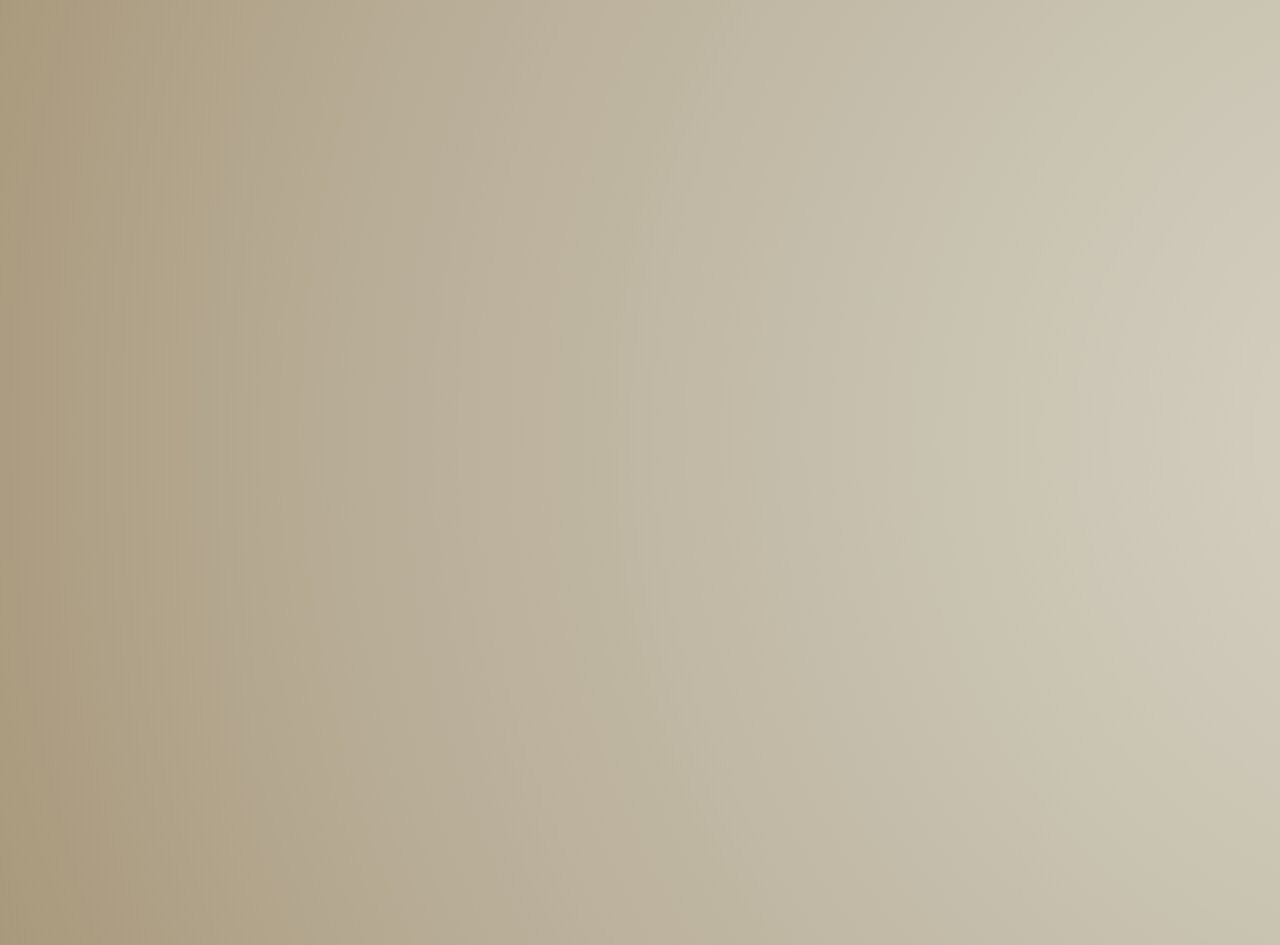
<file: scripts/mobile-sets.html>
<!doctype html>
<html lang="en">
  <head>
    <meta charset="utf-8" />
    <title>Mobile screenshot sets</title>
    <style>
      * {
        box-sizing: border-box;
      }
      html,
      body {
        margin: 0;
        width: 1914px;
        height: 945px;
        overflow: hidden;
      }
      body {
        display: flex;
        align-items: center;
        justify-content: center;
        gap: 70px;
        background: radial-gradient(circle at 78% 46%, #d8d2c3 0%, #c9c3b2 34%, #b8ad97 72%, #a9997c 100%);
      }
      body.tracetray {
        background: radial-gradient(60% 90% at 12% 8%, rgba(76, 76, 219, 0.55) 0%, transparent 62%),
          radial-gradient(55% 80% at 92% 96%, rgba(240, 138, 36, 0.24) 0%, transparent 62%),
          radial-gradient(50% 70% at 70% 18%, rgba(176, 63, 176, 0.3) 0%, transparent 66%),
          linear-gradient(115deg, #2c2a6e 0%, #151824 72%);
      }
      body.wikiracr {
        background: radial-gradient(60% 90% at 12% 8%, rgba(88, 166, 255, 0.38) 0%, transparent 62%),
          linear-gradient(110deg, #1f3a5f 0%, #0d1117 74%);
      }
      body.tracetray figure,
      body.wikiracr figure {
        background: #2b313b;
        border-color: rgba(255, 255, 255, 0.16);
        box-shadow: 0 24px 50px rgba(0, 0, 0, 0.45);
      }
      figure {
        margin: 0;
        padding: 10px;
        border: 1px solid rgba(255, 255, 255, 0.22);
        border-radius: 48px;
        background: #333b42;
        box-shadow: 0 24px 50px rgba(0, 0, 0, 0.3);
        flex: none;
      }
      img {
        display: block;
        width: 365.4px;
        height: 812px;
        border-radius: 36px;
      }
      .landscape {
        border-radius: 30px;
      }
      .landscape img {
        width: 1080px;
        height: 486px;
        border-radius: 18px;
      }
    </style>
  </head>
  <body>
    <script>
      const apps = {
        miscellary: {
          folder: "miscellary/mobile/october-2026/",
          groups: [
            ["01-browse", "09-packs", "06-collection"],
            ["08-pack", "05-reveal", "10-pack-complete"],
            ["02-set", "03-binder"],
          ],
        },
        tracetray: {
          folder: "tracetray/mobile-",
          groups: [
            ["01-pages", "02-trends", "03-journeys"],
            ["06-groups", "07-changes", "08-attention"],
          ],
        },
        wikiracr: {
          folder: "wikiracr/mobile-",
          groups: [
            ["01-home", "02-solo", "03-race"],
            ["04-results", "05-daily", "06-multiplayer"],
          ],
        },
      };
      const params = new URLSearchParams(location.search);
      const app = apps[params.get("app") || "miscellary"];
      const set = Number(params.get("set"));
      if (!app) throw new Error("Unknown app.");
      if (!Number.isInteger(set) || set < 1 || set > app.groups.length)
        throw new Error(`Choose a set from 1 to ${app.groups.length}.`);
      document.body.className = params.get("app") || "miscellary";
      for (const name of app.groups[set - 1]) {
        const frame = document.createElement("figure");
        if (name === "03-binder") frame.className = "landscape";
        const image = document.createElement("img");
        image.src = `../assets/images/${app.folder}${name}.png`;
        image.alt = name;
        frame.append(image);
        document.body.append(frame);
      }
      Promise.all([...document.images].map((image) => image.decode())).then(
        () => (document.documentElement.dataset.ready = "true"),
      );
    </script>
  </body>
</html>
</file>
<file: assets/css/styles.css>
* {
  box-sizing: border-box;
  margin: 0;
  padding: 0;
}

:root {
  --bg: #f4f3ef;
  --ink: #18181b;
  --muted: #66666f;
  --line: #d8d6d1;
  --blue: #2459d3;
  --surface: #ffffff;
  --surface-2: #ecebe6;
  --muted-2: #a8a6a0;
  --sans: Inter,ui-sans-serif,system-ui,-apple-system,BlinkMacSystemFont,"Segoe UI",sans-serif;
}

html {
  scroll-behavior: smooth;
}

body {
  background: var(--bg);
  color: var(--ink);
  font-family: var(--sans);
  -webkit-font-smoothing: antialiased;
}

a {
  color: inherit;
  text-decoration: none;
}

a:focus-visible,button:focus-visible {
  outline: 2px solid var(--blue);
  outline-offset: 3px;
}

.site-header {
  align-items: center;
  background: rgba(244,243,239,.92);
  border-bottom: 1px solid var(--line);
  display: flex;
  justify-content: space-between;
  padding: 17px 40px;
  position: sticky;
  top: 0;
  z-index: 30;
  backdrop-filter: blur(12px);
}

.site-name {
  font-size: 14px;
  font-weight: 650;
  white-space: nowrap;
}

.site-header nav {
  display: flex;
  gap: 22px;
}

.site-header nav a {
  color: var(--muted);
  font-size: 13px;
}

.site-header nav a:hover {
  color: var(--ink);
}

.intro {
  border-bottom: 1px solid var(--line);
  display: grid;
  gap: 64px;
  grid-template-columns: minmax(0,1fr) 380px;
  padding: 92px 40px 76px;
}

.eyebrow {
  color: #939198;
  font-size: 11px;
  font-weight: 650;
  letter-spacing: .09em;
  margin-bottom: 17px;
  text-transform: uppercase;
}

.intro h1 {
  font-size: clamp(42px,6vw,76px);
  font-weight: 560;
  letter-spacing: -.045em;
  line-height: 1.02;
  max-width: 900px;
}

.intro-copy {
  color: var(--muted);
  font-size: 17px;
  line-height: 1.75;
  margin-top: 28px;
  max-width: 720px;
}

.intro-actions {
  display: flex;
  gap: 12px;
  margin-top: 32px;
}

.button {
  border-radius: 7px;
  font-size: 14px;
  font-weight: 600;
  padding: 11px 18px;
}

.button.primary {
  background: var(--ink);
  color: #fff;
}

.button.primary:hover {
  opacity: .84;
}

.button.secondary {
  border: 1px solid var(--line);
  color: var(--muted);
}

.button.secondary:hover {
  border-color: #a8a6a0;
  color: var(--ink);
}

.availability-card {
  align-self: end;
  background: #171719;
  border-radius: 14px;
  color: #fff;
  padding: 28px 30px;
}

.availability-status {
  align-items: center;
  color: #58d68d;
  display: flex;
  font-size: 12px;
  font-weight: 650;
  gap: 9px;
}

.availability-status span {
  background: #58d68d;
  border-radius: 50%;
  box-shadow: 0 0 0 4px rgba(88,214,141,.14);
  height: 7px;
  width: 7px;
}

.availability-card h2 {
  font-size: 20px;
  font-weight: 560;
  line-height: 1.35;
  margin-top: 18px;
}

.availability-card>p {
  color: #a4a4ad;
  font-size: 13px;
  line-height: 1.65;
  margin-top: 9px;
}

.project-intro {
  border-bottom: 1px solid var(--line);
  padding: 68px 40px;
}

.project-intro h2,.bottom-grid h2 {
  font-size: clamp(27px,4vw,42px);
  font-weight: 550;
  letter-spacing: -.025em;
}

.project-intro>p:last-child {
  color: var(--muted);
  font-size: 16px;
  line-height: 1.75;
  margin-top: 18px;
  max-width: 760px;
}

.project {
  border-bottom: 1px solid var(--line);
}

.project-visual {
  display: grid;
  grid-template-columns: 285px minmax(0,1fr);
  height: 430px;
  overflow: hidden;
}

.trace-theme {
  background: radial-gradient(80% 110% at 0% 0%,rgba(76,76,219,.42) 0%,transparent 60%),radial-gradient(70% 90% at 100% 100%,rgba(240,138,36,.16) 0%,transparent 60%),radial-gradient(60% 80% at 70% 20%,rgba(176,63,176,.2) 0%,transparent 65%),linear-gradient(115deg,#2c2a6e 0%,#151824 70%);
}

.wiki-theme {
  background: radial-gradient(80% 110% at 0% 0%,rgba(88,166,255,.3) 0%,transparent 60%),linear-gradient(110deg,#1f3a5f 0%,#0d1117 72%);
}

.port-theme {
  background: radial-gradient(80% 110% at 0% 0%,rgba(220,198,144,.3) 0%,transparent 60%),linear-gradient(110deg,#4a7299 0%,#0f2340 72%);
}

.project-identity {
  color: #fff;
  padding: 38px 34px;
}

.project-identity h2 {
  font-size: 35px;
  font-weight: 550;
  letter-spacing: -.03em;
}

.project-identity>p {
  color: rgba(255,255,255,.5);
  font-size: 12px;
  line-height: 1.5;
  margin-top: 8px;
}

.live-status {
  align-items: center;
  color: rgba(255,255,255,.57);
  display: flex;
  font-size: 12px;
  gap: 7px;
  margin-top: 18px;
}

.live-status i {
  background: #54dc8d;
  border-radius: 50%;
  height: 6px;
  width: 6px;
}

.gallery-shell {
  min-width: 0;
  padding-top: 30px;
  position: relative;
}

.gallery {
  display: flex;
  height: 372px;
  overflow-x: auto;
  scroll-snap-type: x mandatory;
  scrollbar-width: none;
}

.gallery::-webkit-scrollbar {
  display: none;
}

.gallery figure {
  background: rgba(255,255,255,.05);
  border-radius: 9px 0 0 0;
  flex: 0 0 100%;
  height: 100%;
  overflow: auto;
  scroll-snap-align: start;
  scrollbar-width: thin;
}

.gallery img {
  display: block;
  width: 100%;
}

.gallery-arrow {
  align-items: center;
  border-radius: 50%;
  color: #fff;
  cursor: pointer;
  display: flex;
  justify-content: center;
  position: absolute;
  z-index: 10;
}

.gallery-arrow.previous {
  left: 13px;
}

.gallery-arrow.next {
  right: 13px;
}

.gallery-dots {
  align-items: center;
  display: flex;
  gap: 7px;
  height: 28px;
  justify-content: center;
}

.gallery-dots button {
  background: rgba(255,255,255,.22);
  border: 0;
  border-radius: 50%;
  cursor: pointer;
  height: 5px;
  width: 5px;
}

.gallery-dots button.active {
  background: rgba(255,255,255,.8);
}

.project-details {
  display: grid;
  gap: 56px;
  grid-template-columns: minmax(0,1fr) 320px;
  padding: 44px 40px 50px;
}

.project-copy {
  max-width: 900px;
}

.project-copy p {
  color: #4f4f57;
  font-size: 15px;
  line-height: 1.82;
  margin-top: 14px;
}

.project-copy .project-focus {
  color: var(--ink);
  font-size: 19px;
  font-weight: 550;
  line-height: 1.55;
  margin-top: 0;
}

.project-meta>div {
  border-top: 1px solid var(--line);
  padding: 15px 0;
}

.project-meta span {
  color: #aaa8ad;
  display: block;
  font-size: 10px;
  font-weight: 650;
  letter-spacing: .08em;
  margin-bottom: 7px;
  text-transform: uppercase;
}

.project-meta p,.project-links a {
  color: var(--muted);
  font-size: 13px;
  line-height: 1.6;
}

.project-links {
  display: flex;
  flex-direction: column;
}

.project-links a {
  color: var(--blue);
  font-weight: 600;
  margin-bottom: 5px;
}

.project-links a:hover {
  opacity: .7;
}

.bottom-grid {
  display: grid;
  grid-template-columns: 1fr 1fr;
}

.bottom-grid>div {
  padding: 60px 40px;
}

.bottom-grid>div:first-child {
  border-right: 1px solid var(--line);
}

.bottom-grid>div>p:not(.eyebrow) {
  color: var(--muted);
  font-size: 15px;
  line-height: 1.8;
  margin-top: 17px;
  max-width: 690px;
}

.contact-list {
  display: flex;
  flex-direction: column;
}

.contact-list a {
  align-items: center;
  border-top: 1px solid var(--line);
  display: flex;
  justify-content: space-between;
  padding: 14px 0;
}

.contact-list a:last-child {
  border-bottom: 1px solid var(--line);
}

.contact-list strong {
  font-size: 14px;
  font-weight: 600;
}

.contact-list span {
  color: var(--muted);
  font-size: 13px;
}

.contact-list a:hover span {
  color: var(--ink);
}

footer {
  border-top: 1px solid var(--line);
  color: #aaa8ad;
  display: flex;
  font-size: 12px;
  justify-content: space-between;
  padding: 18px 40px;
}

@media (max-width:850px) {
  .intro {
    grid-template-columns: 1fr;
  }

  .availability-card {
    align-self: auto;
  }

  .project-visual {
    grid-template-columns: 190px 1fr;
  }

  .project-details {
    grid-template-columns: 1fr;
  }

  .bottom-grid {
    grid-template-columns: 1fr;
  }

  .bottom-grid>div:first-child {
    border-bottom: 1px solid var(--line);
    border-right: 0;
  }
}

@media (max-width:620px) {
  .site-header {
    padding: 14px 18px;
  }

  .site-header nav {
    gap: 10px;
  }

  .site-header nav a:nth-child(2) {
    display: none;
  }

  .intro {
    gap: 34px;
    padding: 56px 18px 44px;
  }

  .intro h1 {
    font-size: 43px;
  }

  .intro-actions {
    align-items: stretch;
    flex-direction: column;
  }

  .button {
    text-align: center;
  }

  .project-intro {
    padding: 46px 18px;
  }

  .project-visual {
    display: block;
    height: auto;
  }

  .project-identity {
    padding: 25px 18px;
  }

  .project-identity h2 {
    font-size: 29px;
  }

  .gallery-shell {
    padding: 0 0 0 18px;
  }

  .gallery {
    height: 250px;
  }

  .gallery-arrow {
    top: 106px;
  }

  .project-details {
    gap: 35px;
    padding: 32px 18px 38px;
  }

  .project-copy .project-focus {
    font-size: 18px;
  }

  .bottom-grid>div {
    padding: 44px 18px;
  }

  .contact-list a {
    align-items: flex-start;
    gap: 10px;
  }

  .contact-list span {
    text-align: right;
  }

  footer {
    padding: 16px 18px;
  }

  .site-header nav a:first-child {
    display: none;
  }
}

@media (prefers-reduced-motion:reduce) {
  html {
    scroll-behavior: auto;
  }
}

.gallery-arrow {
  width: 32px;
  height: 32px;
  border: 1px solid rgba(255,255,255,.3);
  background: rgba(0,0,0,.4);
  backdrop-filter: blur(6px);
  -webkit-backdrop-filter: blur(6px);
  font-size: 0;
  top: calc(50% - 16px);
}

.gallery-arrow:hover {
  background: rgba(0,0,0,.65);
}

.gallery-arrow svg {
  display: block;
  flex: 0 0 auto;
}

.gallery-shell:not(.portlore-desktop-shell)::before,
.gallery-shell:not(.portlore-desktop-shell)::after {
  content: '';
  position: absolute;
  left: 0;
  right: 0;
  height: 24px;
  pointer-events: none;
  z-index: 6;
  transition: opacity .25s;
}

.gallery-shell:not(.portlore-desktop-shell)::before {
  top: 30px;
  border-radius: 8px 8px 0 0;
  background: linear-gradient(to bottom, rgba(255,255,255,.22) 0%, transparent 100%);
  opacity: 0;
}

.gallery-shell:not(.portlore-desktop-shell)::after {
  bottom: 28px;
  background: linear-gradient(to top, rgba(255,255,255,.22) 0%, transparent 100%);
  opacity: 1;
}

.gallery-shell:not(.portlore-desktop-shell).scrolled::before {
  opacity: 1;
}

.gallery-shell:not(.portlore-desktop-shell).at-bottom::after {
  opacity: 0;
}

.portlore-gallery-wrap {
  min-width: 0;
  padding-top: 20px;
  position: relative;
}

.portlore-tabs {
  display: flex;
  gap: 8px;
  padding: 0 18px 10px;
}

.portlore-tab {
  border: 1px solid rgba(255,255,255,.18);
  cursor: pointer;
  font-size: 12px;
  font-weight: 600;
}

.portlore-panel[hidden] {
  display: none;
}

.portlore-desktop-shell {
  height: 360px;
  padding-top: 0;
}

.portlore-desktop-shell .gallery {
  height: 332px;
}

.portlore-desktop-shell .gallery figure {
  background: transparent;
  border-radius: 0;
}

.portlore-desktop-shell .gallery img {
  opacity: .94;
}

.portlore-desktop-shell .gallery-arrow {
  top: calc(50% - 14px);
}

.mobile-carousel-shell {
  min-width: 0;
  overflow: hidden;
  position: relative;
}

.mobile-carousel-viewport {
  overflow: hidden;
  position: relative;
  touch-action: pan-y;
}

.mobile-carousel-track {
  height: 100%;
  position: relative;
}

.mobile-carousel-card {
  background: #0f1311;
  border: 4px solid #0f1311;
  border-radius: 25px 25px 0 0;
  box-shadow: 0 18px 38px rgba(0,0,0,.24);
  left: 50%;
  opacity: .52;
  overflow-y: auto;
  position: absolute;
  transition: left .28s ease, opacity .28s ease, transform .28s ease;
  scrollbar-width: none;
}

.mobile-carousel-card::-webkit-scrollbar {
  display: none;
}

.mobile-carousel-card img {
  border-radius: 17px 17px 0 0;
  display: block;
  width: 100%;
}

.mobile-carousel-card.position-current {
  left: 50%;
  opacity: 1;
  transform: translateX(-50%) scale(1);
  z-index: 2;
}

.mobile-carousel-track.shift-next .position-prev {
  opacity: 0;
}

.mobile-carousel-track.shift-next .position-current {
  opacity: .52;
}

.mobile-carousel-track.shift-next .position-next {
  opacity: 1;
  transform: translateX(-50%) scale(1);
  z-index: 2;
}

.mobile-carousel-track.shift-previous .position-prev {
  opacity: 1;
  transform: translateX(-50%) scale(1);
  z-index: 2;
}

.mobile-carousel-track.shift-previous .position-current {
  opacity: .52;
}

.mobile-carousel-track.shift-previous .position-next {
  opacity: 0;
}

.mobile-carousel-track.resetting .mobile-carousel-card {
  transition: none;
}

@media (max-width:620px) {
  .gallery-shell:not(.portlore-desktop-shell)::before {
    top: 0;
  }

  .gallery-shell:not(.portlore-desktop-shell)::after {
    bottom: 28px;
  }

  .portlore-gallery-wrap {
    padding-top: 8px;
  }

  .portlore-tabs {
    padding: 0 18px 8px;
  }

  .portlore-desktop-shell {
    height: 280px;
    padding-left: 0;
  }

  .portlore-desktop-shell .gallery {
    height: 252px;
  }

  .portlore-desktop-shell .gallery-arrow.previous {
    left: 12px;
  }

  .portlore-desktop-shell .gallery-arrow.next {
    right: 12px;
  }
}

.portlore-tab {
  background: transparent;
  border-color: transparent;
  border-radius: 6px;
  color: rgba(255,255,255,.58);
  padding: 7px 12px;
}

.portlore-tab:hover {
  background: rgba(255,255,255,.06);
  color: rgba(255,255,255,.82);
}

.portlore-tab.active,
.portlore-tab[aria-selected="true"] {
  background: #fff;
  border-color: #fff;
  color: #0f2340;
}

.portlore-desktop-shell::before,
.portlore-desktop-shell::after {
  content: '';
  display: block;
  position: absolute;
  left: 0;
  right: 0;
  height: 24px;
  pointer-events: none;
  z-index: 6;
  transition: opacity .25s;
}

.portlore-desktop-shell::before {
  top: 0;
  border-radius: 8px 8px 0 0;
  background: linear-gradient(to bottom, rgba(255,255,255,.22) 0%, transparent 100%);
  opacity: 0;
}

.portlore-desktop-shell::after {
  bottom: 28px;
  background: linear-gradient(to top, rgba(255,255,255,.22) 0%, transparent 100%);
  opacity: 1;
}

.portlore-desktop-shell.scrolled::before {
  opacity: 1;
}

.portlore-desktop-shell.at-bottom::after {
  opacity: 0;
}

.portlore-desktop-shell .gallery figure {
  border: 0;
  box-shadow: none;
}

.mobile-carousel-shell {
  height: 370px;
}

.mobile-carousel-viewport {
  height: 340px;
}

.mobile-carousel-card {
  height: 312px;
  top: 18px;
  width: 139px;
  transform: translateX(-50%) scale(.9);
}

.mobile-carousel-card.position-prev {
  left: 29%;
}

.mobile-carousel-card.position-current {
  height: 336px;
  top: 2px;
  width: 150px;
}

.mobile-carousel-card.position-next {
  left: 71%;
}

.mobile-carousel-track.shift-next .position-prev {
  left: 8%;
}

.mobile-carousel-track.shift-next .position-current {
  height: 312px;
  left: 29%;
  top: 18px;
  transform: translateX(-50%) scale(.9);
  width: 139px;
}

.mobile-carousel-track.shift-next .position-next {
  height: 336px;
  left: 50%;
  top: 2px;
  width: 150px;
}

.mobile-carousel-track.shift-previous .position-prev {
  height: 336px;
  left: 50%;
  top: 2px;
  width: 150px;
}

.mobile-carousel-track.shift-previous .position-current {
  height: 312px;
  left: 71%;
  top: 18px;
  transform: translateX(-50%) scale(.9);
  width: 139px;
}

.mobile-carousel-track.shift-previous .position-next {
  left: 92%;
}

.mobile-carousel-shell .gallery-arrow {
  top: 165px;
}

.mobile-carousel-shell .gallery-dots {
  height: 30px;
}

@media (max-width:850px) {
  .mobile-carousel-card.position-prev {
    left: 27%;
  }

  .mobile-carousel-card.position-next {
    left: 73%;
  }

  .mobile-carousel-track.shift-next .position-current {
    left: 27%;
  }

  .mobile-carousel-track.shift-previous .position-current {
    left: 73%;
  }
}

@media (max-width:620px) {
  .portlore-tab {
    padding: 7px 11px;
  }

  .mobile-carousel-shell {
    height: 330px;
  }

  .mobile-carousel-viewport {
    height: 300px;
  }

  .mobile-carousel-card {
    height: 270px;
    top: 18px;
    width: 120px;
  }

  .mobile-carousel-card.position-prev {
    left: 25%;
  }

  .mobile-carousel-card.position-current,
  .mobile-carousel-track.shift-next .position-next,
  .mobile-carousel-track.shift-previous .position-prev {
    height: 296px;
    top: 2px;
    width: 132px;
  }

  .mobile-carousel-card.position-next {
    left: 75%;
  }

  .mobile-carousel-track.shift-next .position-current {
    height: 270px;
    left: 25%;
    top: 18px;
    width: 120px;
  }

  .mobile-carousel-track.shift-previous .position-current {
    height: 270px;
    left: 75%;
    top: 18px;
    width: 120px;
  }

  .mobile-carousel-shell .gallery-arrow {
    top: 145px;
  }
}

.portfolio-layout .intro {
  padding-block: 68px 52px;
}

.portfolio-layout .project {
  align-items: center;
  display: grid;
  padding: 78px 40px;
}

.portfolio-layout .project .project-details {
  display: block;
  padding: 0;
}

.portfolio-layout .project .project-meta {
  margin-top: 34px;
}

.portfolio-layout #miscellary {
  grid-template-columns: minmax(0, 3fr) minmax(0, 2fr);
}

.portfolio-layout #wikiracr .project-details,
.portfolio-layout #portlore .project-details {
  order: 1;
}

.portfolio-layout #wikiracr .project-visual,
.portfolio-layout #portlore .project-visual {
  order: 2;
}

.portfolio-layout #tracetray .project-visual {
  order: 1;
}

.portfolio-layout #tracetray .project-details {
  order: 2;
}

.portfolio-layout .project-visual {
  position: relative;
  border-radius: 18px;
  box-shadow: 0 26px 70px rgba(25, 25, 29, .14);
  display: grid;
  grid-template-columns: 1fr;
  height: auto;
  overflow: hidden;
}

.portfolio-layout .project-identity {
  align-content: center;
  display: grid;
  padding: 24px 30px 20px;
  position: relative;
}

.portfolio-layout .project-identity h2 {
  font-size: 32px;
}

.portfolio-layout .project-identity > p {
  margin-top: 6px;
}

.portfolio-layout .live-status {
  margin-top: 12px;
}

.portfolio-layout .gallery-shell {
  display: flex;
  flex-direction: column;
  min-height: 0;
  padding-top: 0;
}

.portfolio-layout .gallery-shell .gallery {
  min-height: 0;
}

.portfolio-layout .gallery-shell .gallery-arrow {
  top: calc(50% - 14px);
}

.portfolio-layout .gallery-shell:not(.portlore-desktop-shell)::before,
.portfolio-layout .portlore-desktop-shell::before {
  top: 0;
}

.portfolio-layout .gallery-shell:not(.portlore-desktop-shell)::after,
.portfolio-layout .portlore-desktop-shell::after {
  bottom: 28px;
}

.portfolio-layout .project-copy .project-focus {
  font-size: clamp(21px, 2.1vw, 28px);
  line-height: 1.35;
}

.portfolio-layout .project-copy p {
  font-size: 15px;
  line-height: 1.78;
}

.portfolio-layout .project-meta {
  display: grid;
  gap: 0 24px;
  grid-template-columns: 1fr 1fr;
}

.portfolio-layout .project-meta .project-links {
  grid-column: 1 / -1;
}

.portfolio-layout .portlore-gallery-wrap {
  display: flex;
  flex-direction: column;
  min-height: 0;
  padding-top: 10px;
}

.portfolio-layout .portlore-tabs {
  flex: 0 0 auto;
  padding-bottom: 8px;
}

.portfolio-layout .portlore-panel {
  min-height: 0;
}

.portfolio-layout .portlore-panel.active {
  display: flex;
  min-height: 0;
}

@media (max-width: 980px) {
  .portfolio-layout .project-meta {
    grid-template-columns: 1fr;
  }

  .portfolio-layout .project-meta .project-links {
    grid-column: auto;
  }
}

@media (max-width: 790px) {
  .portfolio-layout .intro {
    padding-block: 44px 32px;
  }

  .portfolio-layout .project {
    flex-direction: column;
    padding: 54px 20px;
  }

  .portfolio-layout .project .project-visual,
  .portfolio-layout .project .project-details {
    width: 100%;
  }

  .portfolio-layout .project:is(#miscellary, #portlore, #seed-placement, #tracetray, #wikiracr) .project-visual {
    order: 1;
  }

  .portfolio-layout .project:is(#miscellary, #portlore, #seed-placement, #tracetray, #wikiracr) .project-details {
    order: 2;
  }

  .portfolio-layout .project-visual {
    max-width: 600px;
  }

  .portfolio-layout .project-details {
    max-width: 650px;
  }
}

@media (max-width: 520px) {
  .portfolio-layout .project {
    padding-inline: 16px;
  }

  .portfolio-layout .project-visual {
    border-radius: 14px;
  }

  .portfolio-layout .project-identity {
    padding: 20px 22px 16px;
  }

  .portfolio-layout .project-identity h2 {
    font-size: 28px;
  }
}

.portfolio-layout .project {
  gap: clamp(36px, 5vw, 64px);
  grid-template-columns: repeat(2, minmax(0, 1fr));
}

.portfolio-layout .project-visual,
.portfolio-layout .project-details {
  min-width: 0;
  width: 100%;
}

@media (max-width: 980px) {
  .portfolio-layout .project {
    gap: 36px;
    grid-template-columns: repeat(2, minmax(0, 1fr));
  }
}

@media (max-width: 790px) {
  .portfolio-layout .project {
    display: flex;
  }
}

.portfolio-layout .project-visual {
  aspect-ratio: auto;
  align-self: center;
  grid-template-rows: 132px auto;
}

.portfolio-layout .gallery-shell {
  height: auto;
}

.portfolio-layout .gallery-shell .gallery {
  aspect-ratio: 2.02 / 1;
  flex: none;
  height: auto;
}

.portfolio-layout .gallery-shell .gallery figure {
  height: 100%;
}

.portfolio-layout .gallery-shell .gallery-dots {
  flex: 0 0 28px;
  margin: 0;
}

.portfolio-layout .portlore-gallery-wrap {
  height: auto;
}

.portfolio-layout .portlore-panel,
.portfolio-layout .portlore-panel.active {
  flex: none;
  height: auto;
}

@media (max-width: 520px) {
  .portfolio-layout .project-visual {
    grid-template-rows: 118px auto;
  }
}

@media (min-width: 791px) {
  .portfolio-layout .project {
    grid-template-columns: minmax(0, 2fr) minmax(0, 3fr);
  }

  .portfolio-layout #tracetray {
    grid-template-columns: minmax(0, 3fr) minmax(0, 2fr);
  }
}

.portfolio-layout .project-visual {
  max-width: none;
}

.portfolio-layout #portlore .project-identity {
  padding-bottom: 14px;
  padding-top: 18px;
}

.portfolio-layout #portlore .portlore-gallery-wrap {
  padding-top: 0;
}

.portfolio-layout #portlore .portlore-tabs {
  padding-bottom: 4px;
  position: relative;
  z-index: 12;
}

.portfolio-layout .mobile-carousel-track.shift-next .position-prev {
  left: 20%;
}

.portfolio-layout .mobile-carousel-track.shift-next .position-current {
  height: 370px;
  left: 35%;
  top: 28px;
  width: 165px;
}

.portfolio-layout .mobile-carousel-track.shift-next .position-next,
.portfolio-layout .mobile-carousel-track.shift-previous .position-prev {
  height: 405px;
  top: 2px;
  width: 181px;
}

.portfolio-layout .mobile-carousel-track.shift-previous .position-current {
  height: 370px;
  left: 65%;
  top: 28px;
  width: 165px;
}

.portfolio-layout .mobile-carousel-track.shift-previous .position-next {
  left: 80%;
}

@media (max-width: 790px) {
  .portfolio-layout .mobile-carousel-shell {
    margin-top: -12px;
  }

  .portfolio-layout .mobile-carousel-card.position-current,
  .portfolio-layout .mobile-carousel-track.shift-next .position-next,
  .portfolio-layout .mobile-carousel-track.shift-previous .position-prev {
    height: 365px;
    top: 2px;
    width: 163px;
  }

  .portfolio-layout .mobile-carousel-track.shift-next .position-current,
  .portfolio-layout .mobile-carousel-track.shift-previous .position-current {
    height: 332px;
    top: 25px;
    width: 148px;
  }
}

@media (max-width: 520px) {
  .portfolio-layout .mobile-carousel-card.position-current,
  .portfolio-layout .mobile-carousel-track.shift-next .position-next,
  .portfolio-layout .mobile-carousel-track.shift-previous .position-prev {
    height: 326px;
    top: 2px;
    width: 146px;
  }

  .portfolio-layout .mobile-carousel-track.shift-next .position-current,
  .portfolio-layout .mobile-carousel-track.shift-previous .position-current {
    height: 296px;
    top: 22px;
    width: 132px;
  }

  .portfolio-layout .mobile-carousel-card.position-prev,
  .portfolio-layout .mobile-carousel-track.shift-next .position-current {
    left: 34%;
  }

  .portfolio-layout .mobile-carousel-card.position-next,
  .portfolio-layout .mobile-carousel-track.shift-previous .position-current {
    left: 66%;
  }
}

.portfolio-layout #portlore .project-visual {
  overflow: visible;
}

.portfolio-layout #portlore .portlore-gallery-wrap {
  overflow: visible;
}

.portfolio-layout #portlore .portlore-tabs {
  order: 2;
}

.portfolio-layout .portlore-panel[data-device-panel="mobile"] {
  overflow: visible;
}

.portfolio-layout .mobile-carousel-track {
  height: 100%;
  overflow: visible;
}

.portfolio-layout .mobile-carousel-card img {
  border-radius: 23px;
  height: 100%;
  object-fit: cover;
  object-position: top;
  width: 100%;
}

.portfolio-layout .mobile-carousel-card.position-far-prev {
  left: 8%;
  opacity: 0;
  transform: translateX(-50%) scale(.7);
  z-index: 0;
}

.portfolio-layout .mobile-carousel-card.position-prev {
  opacity: .56;
  transform: translateX(-50%) scale(.83);
  z-index: 1;
}

.portfolio-layout .mobile-carousel-card.position-current {
  left: 50%;
  opacity: 1;
  transform: translateX(-50%) scale(1);
  z-index: 3;
}

.portfolio-layout .mobile-carousel-card.position-next {
  opacity: .56;
  transform: translateX(-50%) scale(.83);
  z-index: 1;
}

.portfolio-layout .mobile-carousel-card.position-far-next {
  left: 92%;
  opacity: 0;
  transform: translateX(-50%) scale(.7);
  z-index: 0;
}

.portfolio-layout .mobile-carousel-card.position-exit-left {
  left: -15%;
  opacity: 0;
  transform: translateX(-50%) scale(.64);
}

.portfolio-layout .mobile-carousel-card.position-exit-right {
  left: 115%;
  opacity: 0;
  transform: translateX(-50%) scale(.64);
}

.portfolio-layout .mobile-carousel-track.resetting .mobile-carousel-card {
  transition: none;
}

.portfolio-layout .mobile-carousel-shell .gallery-dots {
  height: 32px;
}

.portfolio-layout .portlore-panel[data-device-panel="mobile"] {
  margin-top: -76px;
}

.portfolio-layout .mobile-carousel-shell {
  flex: none;
  height: 532px;
  margin-top: 0;
  min-height: 0;
  overflow: visible;
  width: 100%;
}

.portfolio-layout .mobile-carousel-viewport {
  height: 500px;
  min-height: 0;
  overflow: hidden;
}

.portfolio-layout .mobile-carousel-card {
  border: 5px solid #0f1311;
  border-radius: 31px;
  bottom: auto;
  box-shadow: 0 18px 38px rgba(0,0,0,.24);
  height: 410px;
  left: 50%;
  opacity: 0;
  overflow: hidden;
  position: absolute;
  top: 12px;
  transform: translateX(-50%) scale(.7);
  transition: left .58s cubic-bezier(.22,.75,.28,1), width .58s cubic-bezier(.22,.75,.28,1), height .58s cubic-bezier(.22,.75,.28,1), opacity .46s ease, transform .58s cubic-bezier(.22,.75,.28,1);
  width: 183px;
}

.portfolio-layout .mobile-carousel-card.position-current {
  height: 480px;
  top: 12px;
  width: 214px;
}

.portfolio-layout .mobile-carousel-card.position-prev,
.portfolio-layout .mobile-carousel-card.position-next {
  top: 12px;
}

.portfolio-layout .mobile-carousel-shell .gallery-arrow {
  top: 246px;
}

@media (max-width: 790px) {
  .portfolio-layout .portlore-panel[data-device-panel="mobile"] {
    margin-top: -58px;
  }

  .portfolio-layout .mobile-carousel-shell {
    height: 476px;
  }

  .portfolio-layout .mobile-carousel-viewport {
    height: 444px;
  }

  .portfolio-layout .mobile-carousel-card {
    height: 360px;
    top: 10px;
    width: 161px;
  }

  .portfolio-layout .mobile-carousel-card.position-current {
    height: 425px;
    top: 10px;
    width: 190px;
  }

  .portfolio-layout .mobile-carousel-shell .gallery-arrow {
    top: 216px;
  }
}

@media (max-width: 520px) {
  .portfolio-layout .portlore-panel[data-device-panel="mobile"] {
    margin-top: -42px;
  }

  .portfolio-layout .mobile-carousel-shell {
    height: 410px;
  }

  .portfolio-layout .mobile-carousel-viewport {
    height: 378px;
  }

  .portfolio-layout .mobile-carousel-card {
    height: 306px;
    top: 8px;
    width: 137px;
  }

  .portfolio-layout .mobile-carousel-card.position-current {
    height: 360px;
    top: 8px;
    width: 161px;
  }

  .portfolio-layout .mobile-carousel-shell .gallery-arrow {
    top: 184px;
  }
}

.portfolio-layout .portlore-desktop-shell {
  flex: none;
  height: auto;
  min-height: 0;
  width: 100%;
}

.portfolio-layout .portlore-desktop-shell .gallery {
  aspect-ratio: 1914 / 945;
  flex: none;
  height: auto;
  min-height: 0;
  overflow: hidden;
  width: 100%;
}

.portfolio-layout .portlore-desktop-shell .gallery figure {
  flex: 0 0 100%;
  height: 100%;
  overflow: hidden;
  width: 100%;
}

.portfolio-layout .portlore-desktop-shell .gallery img {
  display: block;
  height: 100%;
  max-width: 100%;
  min-width: 0;
  object-fit: contain;
  width: 100%;
}

.dark {
  --bg: #111114;
  --ink: #eeeeF3;
  --muted: #aaaab6;
  --line: rgba(255,255,255,.09);
  --blue: #7f9cf5;
  --surface: #1a1a1f;
  --surface-2: #26262c;
  --muted-2: #6c6c76;
}

.dark body {
  background: var(--bg);
}

.dark .site-header {
  background: rgba(17,17,20,.92);
}

.dark .eyebrow {
  color: #8d8d9d;
}

.dark .button.primary {
  background: #eeeeF3;
  color: #17171b;
}

.dark .button.secondary {
  border-color: var(--line);
}

.dark .project-copy p {
  color: #b8b8c3;
}

.dark .project-copy .project-focus,
.dark .contact-list strong {
  color: var(--ink);
}

.dark .project-meta span {
  color: #777785;
}

.dark .contact-list span,
.dark footer {
  color: #81818e;
}

.dark .availability-card {
  background: #08080b;
  border: 1px solid rgba(255,255,255,.07);
}

.theme-toggle {
  align-items: center;
  background: transparent;
  border: 1px solid var(--line);
  border-radius: 6px;
  color: var(--muted);
  cursor: pointer;
  display: flex;
  height: 31px;
  justify-content: center;
  margin-left: 2px;
  transition: border-color .15s, color .15s, background .15s;
  width: 35px;
}

.theme-toggle:hover {
  background: rgba(127,127,140,.08);
  border-color: var(--muted);
  color: var(--ink);
}

.reveal {
  opacity: 0;
  transform: translateY(18px);
  transition: opacity .5s ease, transform .5s ease;
}

.reveal.visible {
  opacity: 1;
  transform: none;
}

@media (prefers-reduced-motion: reduce) {
  .reveal {
    opacity: 1;
    transform: none;
    transition: none;
  }
}

@media (min-width: 791px) {
  html {
    zoom: 1.1;
  }
}

.portfolio-layout .project {
  scroll-margin-top: 0;
}

.portfolio-layout .project-nav {
  align-items: center;
  background: rgba(8, 10, 14, .28);
  background: color-mix(in srgb, var(--surface) 88%, transparent);
  border: 1px solid rgba(255,255,255,.12);
  border-color: var(--line);
  border-radius: 999px;
  box-shadow: 0 5px 18px rgba(20, 20, 24, .08);
  color: var(--muted);
  display: flex;
  gap: 7px;
  left: 40px;
  padding: 4px 6px;
  position: absolute;
  top: 20px;
  z-index: 4;
  backdrop-filter: blur(10px);
  -webkit-backdrop-filter: blur(10px);
}

.portfolio-layout .project-nav > span {
  font-size: 10px;
  font-variant-numeric: tabular-nums;
  font-weight: 650;
  letter-spacing: .08em;
  min-width: 22px;
  text-align: center;
}

.portfolio-layout .project-nav-button {
  align-items: center;
  border: 1px solid rgba(255,255,255,.2);
  border-color: var(--line);
  border-radius: 50%;
  color: var(--muted);
  cursor: pointer;
  display: flex;
  height: 25px;
  justify-content: center;
  transition: background .15s ease, border-color .15s ease, color .15s ease, opacity .15s ease;
  width: 25px;
}

.portfolio-layout .project-nav-button:disabled {
  cursor: default;
  opacity: .28;
}

.portfolio-layout .project {
  position: relative;
}

.portfolio-layout .project-nav-button:not(:disabled):hover {
  background: var(--surface-2);
  border-color: var(--muted-2);
  color: var(--ink);
}

.dark .portfolio-layout .project-nav {
  box-shadow: 0 6px 20px rgba(0, 0, 0, .24);
}

.portfolio-layout .project-identity {
  padding-top: 24px;
}

@media (max-width: 790px) {
  .portfolio-layout .project-nav {
    left: 18px;
    top: 14px;
  }

  .portfolio-layout .project-identity {
    padding-top: 24px;
  }
}

.gallery img,
.mobile-carousel-card img {
  cursor: zoom-in;
}

.gallery-lightbox {
  align-items: center;
  background: rgba(7, 8, 11, .94);
  display: flex;
  inset: 0;
  justify-content: center;
  opacity: 0;
  padding: 54px 76px 42px;
  pointer-events: none;
  position: fixed;
  transition: opacity .22s ease;
  z-index: 1000;
}

.gallery-lightbox.open {
  opacity: 1;
  pointer-events: auto;
}

.gallery-lightbox[hidden] {
  display: none;
}

#miscellary .mobile-carousel-card:not(.landscape) {
  aspect-ratio: 9 / 20;
  box-sizing: content-box;
  height: auto;
}

.portfolio-layout .mobile-carousel-card.landscape {
  aspect-ratio: 20 / 9;
  border-radius: 14px;
  height: auto;
  bottom: auto;
  overflow: hidden;
  top: 50%;
  transform: translate(-50%, -50%) scale(.78);
  width: min(80%, 560px);
}

.portfolio-layout .mobile-carousel-card.landscape.position-current {
  transform: translate(-50%, -50%) scale(1);
}

.portfolio-layout .mobile-carousel-card.landscape img {
  border-radius: 10px;
  height: auto;
  object-fit: contain;
}

.gallery-lightbox-image {
  border-radius: 12px;
  box-shadow: 0 24px 80px rgba(0, 0, 0, .42);
  display: block;
  max-height: calc(100vh - 108px);
  max-width: calc(100vw - 152px);
  object-fit: contain;
  transform: scale(.985);
  transition: transform .22s ease;
  user-select: none;
}

.gallery-lightbox.open .gallery-lightbox-image {
  transform: scale(1);
}

.gallery-lightbox-close,
.gallery-lightbox-arrow {
  align-items: center;
  border: 1px solid rgba(255, 255, 255, .18);
  cursor: pointer;
  display: flex;
  justify-content: center;
  position: absolute;
  transition: background .15s ease, border-color .15s ease;
}

.gallery-lightbox-close {
  border-radius: 50%;
  font-size: 25px;
  height: 40px;
  line-height: 1;
  width: 40px;
}

.gallery-lightbox-arrow {
  border-radius: 50%;
  height: 44px;
  top: 50%;
  transform: translateY(-50%);
  width: 44px;
}

.gallery-lightbox-arrow.previous {
  left: 18px;
}

.gallery-lightbox-arrow.next {
  right: 18px;
}

.gallery-lightbox-count {
  bottom: 16px;
  color: rgba(255, 255, 255, .72);
  font-size: 12px;
  font-variant-numeric: tabular-nums;
  left: 50%;
  letter-spacing: .08em;
  position: absolute;
  transform: translateX(-50%);
}

body.lightbox-open {
  overflow: hidden;
}

@media (max-width: 680px) {
  .gallery-lightbox {
    padding: 54px 18px 50px;
  }

  .gallery-lightbox-image {
    max-height: calc(100vh - 104px);
    max-width: calc(100vw - 36px);
  }

  .gallery-lightbox-arrow {
    bottom: 10px;
    top: auto;
    transform: none;
  }

  .gallery-lightbox-arrow.previous {
    left: 18px;
  }

  .gallery-lightbox-arrow.next {
    right: 18px;
  }
}

@media (prefers-reduced-motion: reduce) {
  .gallery-lightbox,
  .gallery-lightbox-image,
  .mobile-carousel-card {
    transition: none;
  }
}

.gallery-lightbox-close {
  right: max(18px, env(safe-area-inset-right));
  top: max(18px, env(safe-area-inset-top));
  z-index: 3;
}

.gallery-lightbox-close svg {
  fill: none;
  height: 20px;
  stroke: currentColor;
  stroke-linecap: round;
  width: 20px;
}

@media (min-width: 791px) {
  .intro h1 {
    font-size: clamp(34px, 4.6vw, 58px);
  }
}

@media (max-width: 790px) {
  .intro h1 {
    font-size: clamp(34px, 9vw, 40px);
  }
}

.gallery-lightbox-close,
.gallery-lightbox-arrow {
  background: rgba(0, 0, 0, .43);
  border-color: rgba(255, 255, 255, .27);
  box-shadow: none;
  color: #fff;
}

.gallery-lightbox-close:hover,
.gallery-lightbox-arrow:hover {
  background: rgba(0, 0, 0, .7);
  border-color: rgba(255, 255, 255, .27);
}

.gallery-lightbox-close svg,
.gallery-lightbox-arrow svg {
  filter: none;
  stroke-width: 2;
}

.gallery-lightbox-image {
  position: relative;
  z-index: 1;
}

.gallery-lightbox-arrow {
  z-index: 4;
}

/* Shared desktop/mobile project galleries */

.portfolio-layout .misc-theme {
  background: radial-gradient(circle at 78% 46%, #d8d2c3 0%, #c9c3b2 34%, #b8ad97 72%, #a9997c 100%);
}

.misc-theme .project-identity {
  color: #333b42;
}

.misc-theme .project-identity > p,
.misc-theme .live-status {
  color: #4f5559;
}

.misc-theme .live-status i {
  background: #2f8a55;
}

.misc-theme .portlore-tab {
  color: #4f5559;
}

.misc-theme .portlore-tab:hover {
  background: rgba(51,59,66,.08);
  color: #333b42;
}

.misc-theme .portlore-tab.active,
.misc-theme .portlore-tab[aria-selected="true"] {
  background: #333b42;
  border-color: #333b42;
  color: #f3f5f2;
}

.misc-theme .gallery-dots button {
  background: rgba(51,59,66,.25);
}

.misc-theme .gallery-dots button.active {
  background: #333b42;
}

.portfolio-layout #miscellary .project-visual {
  order: 1;
}

.portfolio-layout #miscellary .project-details {
  order: 2;
}

.portfolio-layout .device-project .project-visual {
  grid-template-rows: 132px auto;
  overflow: visible;
}

.portfolio-layout .device-project .portlore-gallery-wrap {
  overflow: visible;
  padding-top: 0;
}

.portfolio-layout .device-project .portlore-tabs {
  order: 2;
  padding-bottom: 4px;
  position: relative;
  z-index: 12;
}

.portfolio-layout .device-project .portlore-panel[data-device-panel="mobile"] {
  margin-top: -76px;
  overflow: visible;
}

.portfolio-layout .mobile-carousel-card.position-prev {
  left: 27%;
}

.portfolio-layout .mobile-carousel-card.position-next {
  left: 73%;
}

@media (max-width: 790px) {
  .portfolio-layout #miscellary .project-visual,
  .portfolio-layout #miscellary .project-details {
    order: initial;
  }

  .portfolio-layout .device-project .portlore-panel[data-device-panel="mobile"] {
    margin-top: -58px;
  }

  .portfolio-layout .mobile-carousel-card.position-prev {
    left: 25%;
  }

  .portfolio-layout .mobile-carousel-card.position-next {
    left: 75%;
  }
}

@media (max-width: 520px) {
  .portfolio-layout .device-project .portlore-panel[data-device-panel="mobile"] {
    margin-top: -42px;
  }

  .portfolio-layout .device-project .project-visual {
    grid-template-rows: 118px auto;
  }

  .portfolio-layout .mobile-carousel-card.position-prev {
    left: 23%;
  }

  .portfolio-layout .mobile-carousel-card.position-next {
    left: 77%;
  }
}

.seed-theme {
  background: radial-gradient(80% 110% at 0% 0%, rgba(231,220,192,.24) 0%, transparent 60%), linear-gradient(110deg, #3d5048 0%, #161c1b 72%);
}

@media (min-width: 791px) {
  .portfolio-layout #seed-placement {
    grid-template-columns: minmax(0, 3fr) minmax(0, 2fr);
  }
}

.portfolio-layout #seed-placement .gallery-shell .gallery {
  aspect-ratio: 3 / 2;
}

#seed-placement .mobile-carousel-card:not(.position-current) {
  display: none;
}

#seed-placement .mobile-carousel-card.position-current {
  aspect-ratio: 412 / 915;
  box-sizing: content-box;
  height: auto;
}

#seed-placement .mobile-carousel-shell {
  margin-top: 0;
}

.portfolio-layout #seed-placement .portlore-tabs {
  order: 2;
  padding-bottom: 4px;
  position: relative;
  z-index: 12;
}

.portfolio-layout #seed-placement .portlore-panel[data-device-panel="mobile"] {
  margin-top: 0;
}

#seed-placement .gallery-dots[hidden] {
  display: none;
}

@media (max-width: 520px) {
  .portfolio-layout #seed-placement .project-visual {
    grid-template-rows: auto auto;
  }
}

@media (prefers-reduced-motion: reduce) {
  .portfolio-layout .mobile-carousel-card {
    transition: none;
  }
}
</file>
